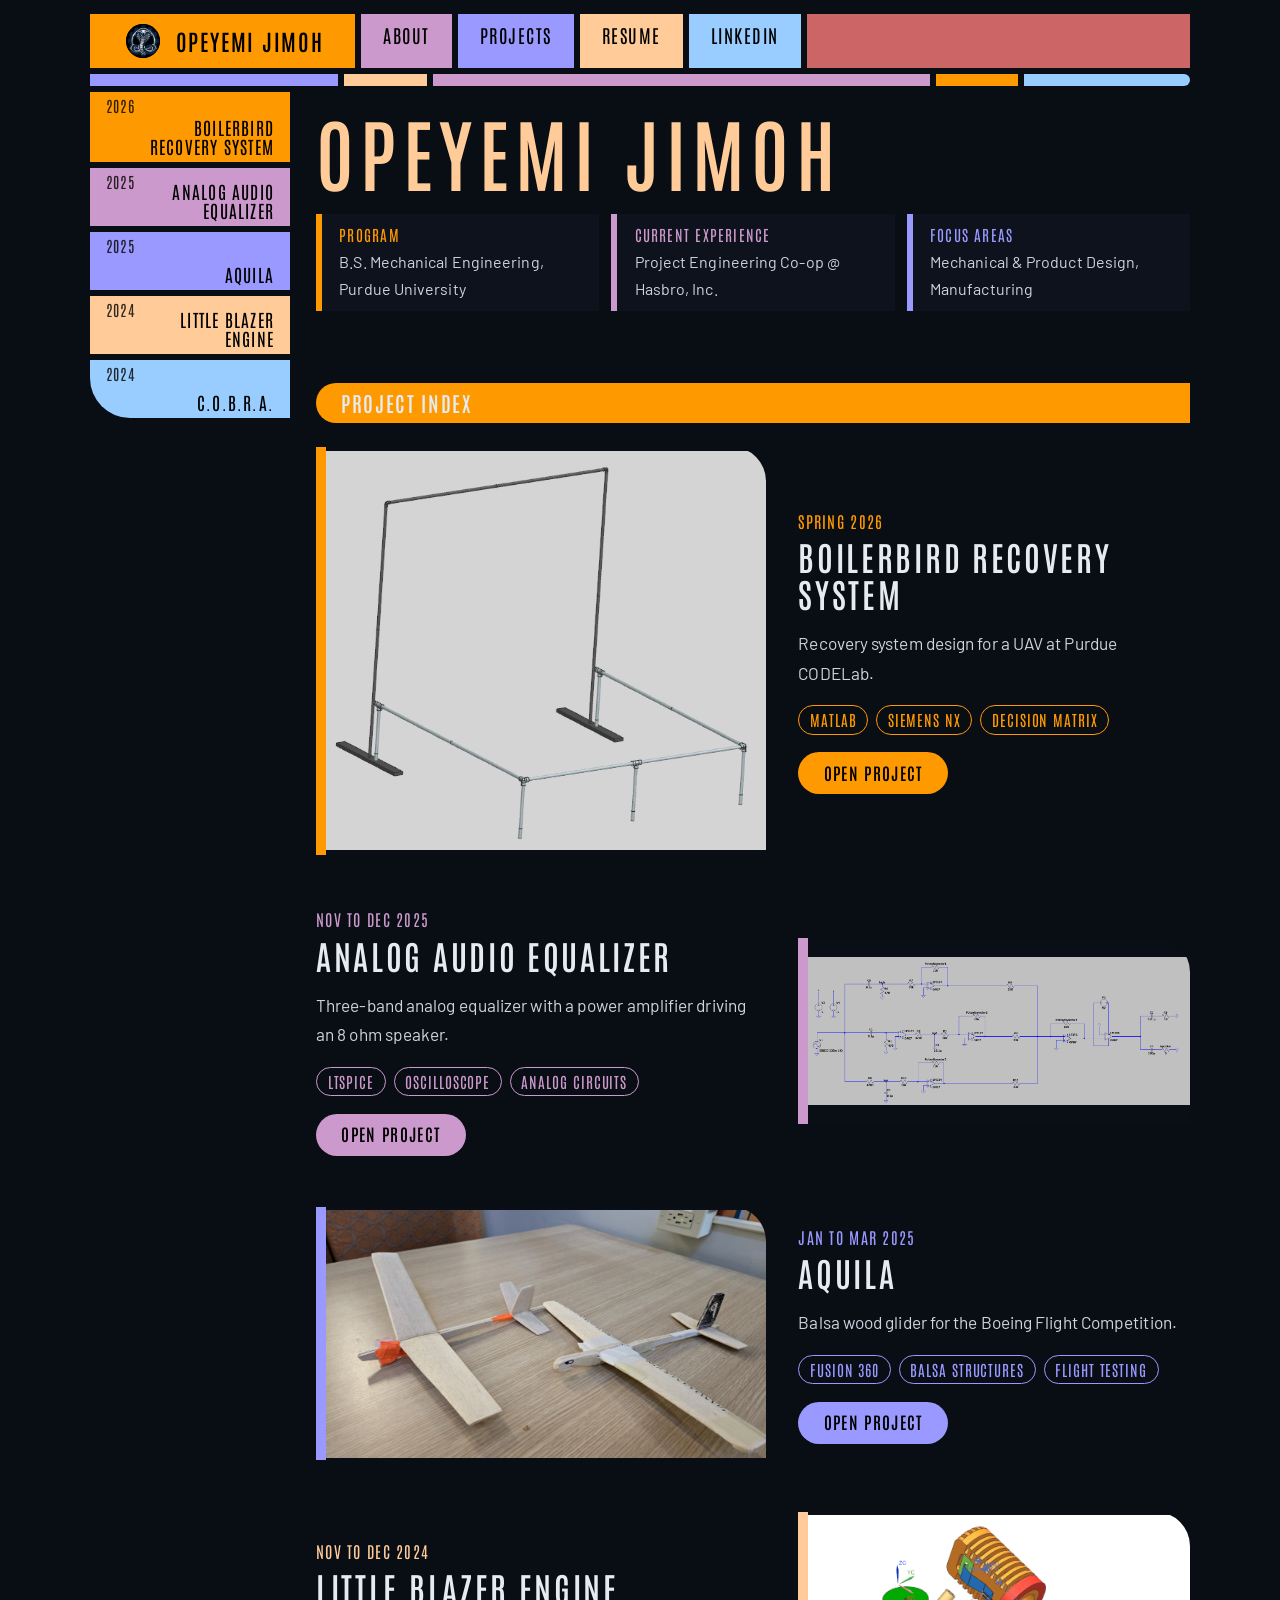
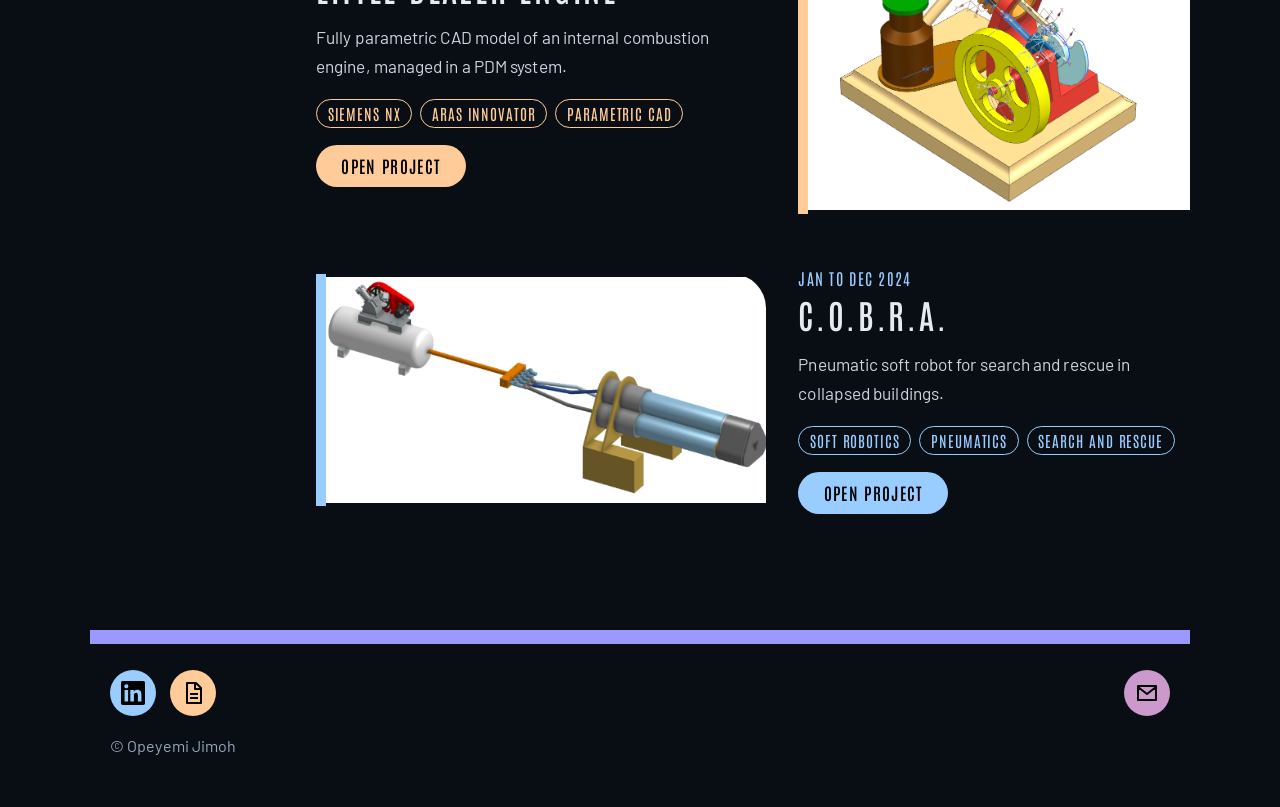
<file: index.html>
<!DOCTYPE html>
<html lang="en"><head><meta charset="utf-8"><meta name="viewport" content="width=device-width, initial-scale=1">
<link rel="icon" type="image/png" href="/images/favicon.png">
<link rel="apple-touch-icon" href="/images/favicon.png">
<title>Opeyemi Jimoh | Mechanical Engineering Portfolio</title><meta name="description" content="Portfolio of Opeyemi Jimoh, mechanical engineering student at Purdue University.">
<link rel="preconnect" href="https://fonts.googleapis.com"><link rel="preconnect" href="https://fonts.gstatic.com" crossorigin>
<link rel="stylesheet" href="https://fonts.googleapis.com/css2?family=Antonio:wght@400;500;600;700&family=Barlow:wght@400;600&display=swap">
<link rel="stylesheet" href="assets/css/lcars.css"></head><body>
<header class="bar"><a href="index.html" class="cap"><span class="mark">OJ<img src="images/logo.png" alt="" onerror="this.remove()"></span>Opeyemi Jimoh</a><a href="about.html">About</a><a href="index.html#projects">Projects</a><a href="resume.html">Resume</a><a href="https://www.linkedin.com/in/opeyemi-j" target="_blank" rel="noopener noreferrer">LinkedIn</a><span class="fill"></span></header>
<div class="seg"><i style="--c:var(--p);flex:3"></i><i style="--c:var(--pe);flex:1"></i><i style="--c:var(--l);flex:6"></i><i style="--c:var(--o);flex:1"></i><i style="--c:var(--b);flex:2"></i></div><div class="layout"><aside class="rail" id="rail"></aside><main class=""><section class="hero"><h1>Opeyemi Jimoh</h1><dl class="read"><div style="--c:var(--o)"><dt>Program</dt><dd>B.S. Mechanical Engineering, Purdue University</dd></div><div style="--c:var(--l)"><dt>Current Experience</dt><dd>Project Engineering Co-op @ Hasbro, Inc.</dd></div><div style="--c:var(--p)"><dt>Focus areas</dt><dd>Mechanical & Product Design, Manufacturing</dd></div></dl></section><div class="sec" id="projects"><h2>Project index</h2></div><div id="project-list"></div><noscript><p>Turn on JavaScript to see the project list, or use the links in the header.</p></noscript><script src="assets/js/projects.js"></script><script src="assets/js/home.js"></script></main></div>
<footer><div class="bar"><span class="fill"></span></div><div class="wrap foot"><div class="icons"><a class="ico" style="--c:var(--b)" href="https://www.linkedin.com/in/opeyemi-j" target="_blank" rel="noopener noreferrer" title="LinkedIn" aria-label="LinkedIn"><svg viewBox="0 0 24 24" aria-hidden="true"><path fill="currentColor" d="M20.447 20.452h-3.554v-5.569c0-1.328-.027-3.037-1.852-3.037-1.853 0-2.136 1.445-2.136 2.939v5.667H9.351V9h3.414v1.561h.046c.477-.9 1.637-1.85 3.37-1.85 3.601 0 4.267 2.37 4.267 5.455v6.286zM5.337 7.433a2.062 2.062 0 01-2.063-2.065 2.064 2.064 0 112.063 2.065zm1.782 13.019H3.555V9h3.564v11.452zM22.225 0H1.771C.792 0 0 .774 0 1.729v20.542C0 23.227.792 24 1.771 24h20.451C23.2 24 24 23.227 24 22.271V1.729C24 .774 23.2 0 22.222 0h.003z"/></svg></a><a class="ico" style="--c:var(--pe)" href="resume.html" title="Resume" aria-label="Resume"><svg viewBox="0 0 24 24" aria-hidden="true"><path fill="none" stroke="currentColor" stroke-width="2" stroke-linejoin="round" d="M6 2h9l5 5v15H6zM14 2v6h6M9 13h8M9 17h8"/></svg></a></div><a class="ico" style="--c:var(--l)" href="mailto:abdulrahman.jimoh@outlook.com" title="Email" aria-label="Email"><svg viewBox="0 0 24 24" aria-hidden="true"><path fill="none" stroke="currentColor" stroke-width="2" stroke-linejoin="round" d="M3 5h18v14H3zM3 6l9 7 9-7"/></svg></a></div><div class="wrap small">&copy; Opeyemi Jimoh</div></footer>
<script src="assets/js/zoom.js"></script><script src="assets/js/scroll.js"></script></body></html>
</file>
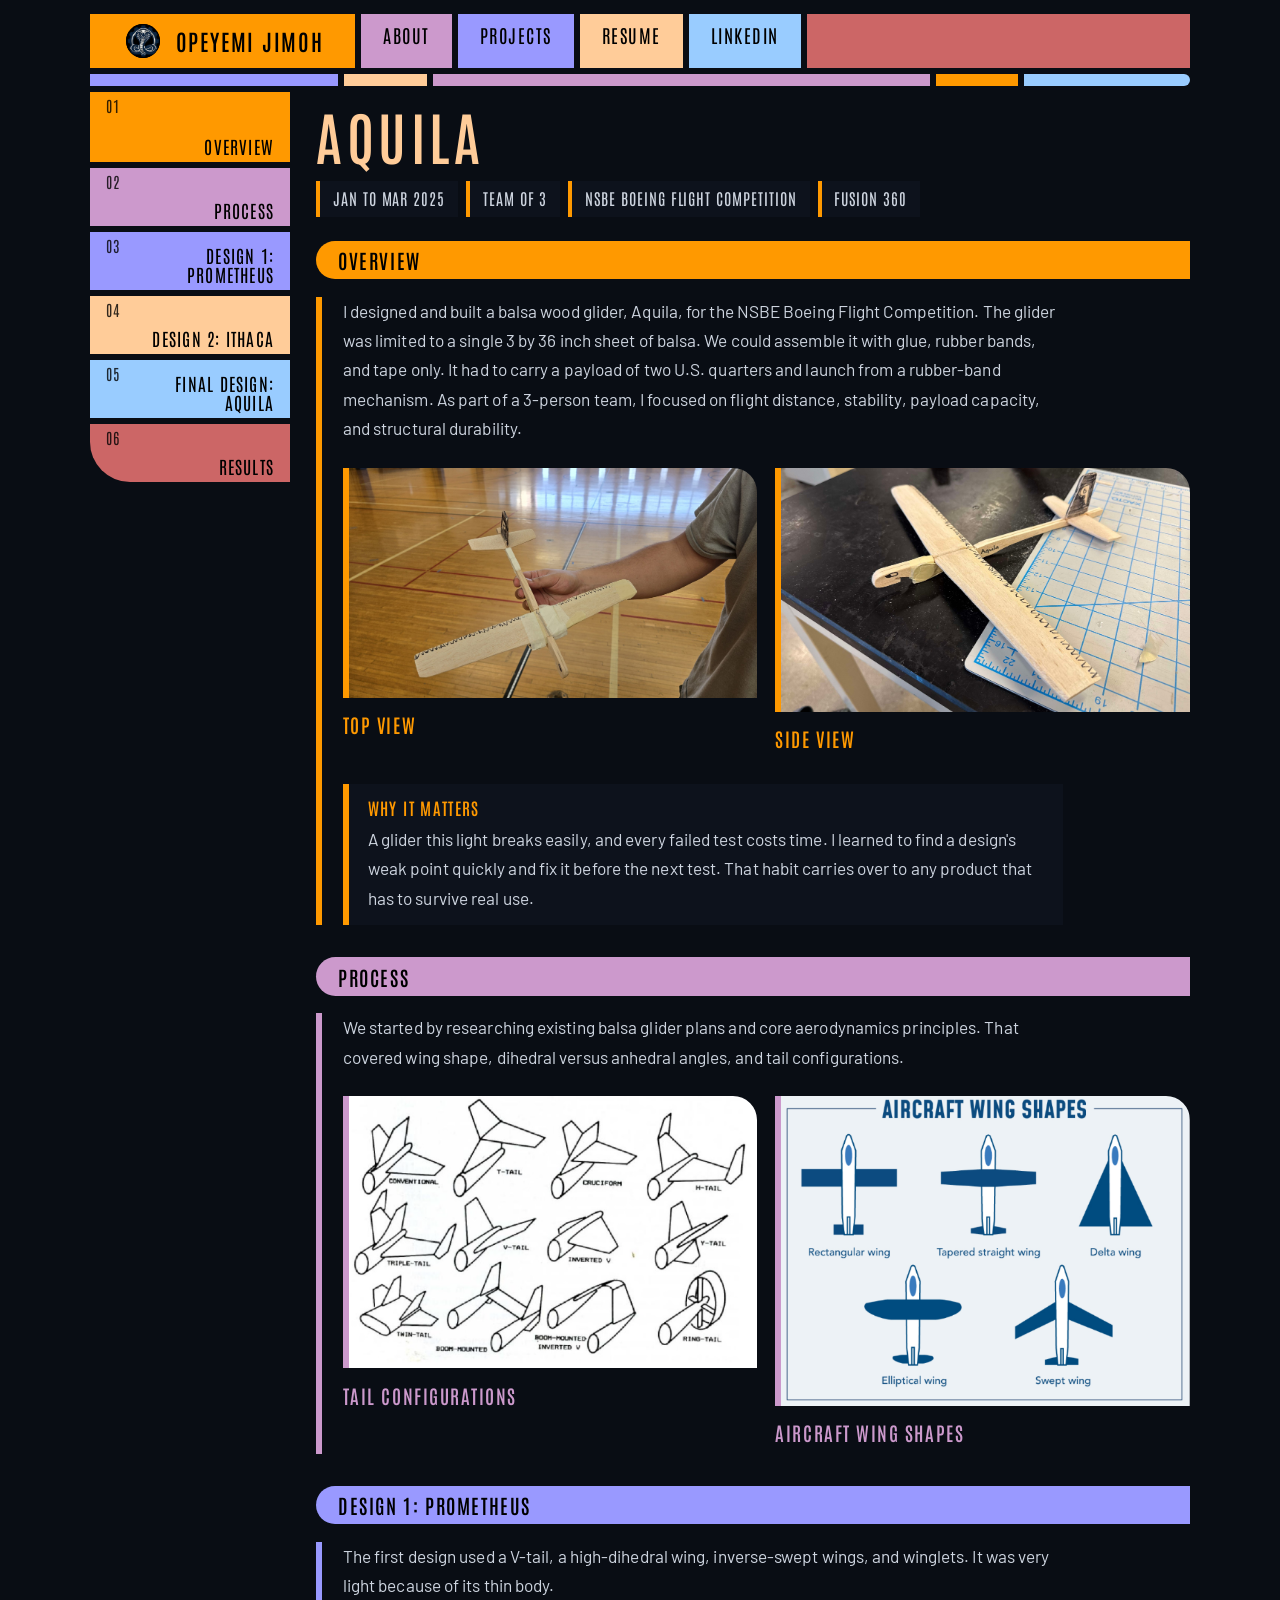
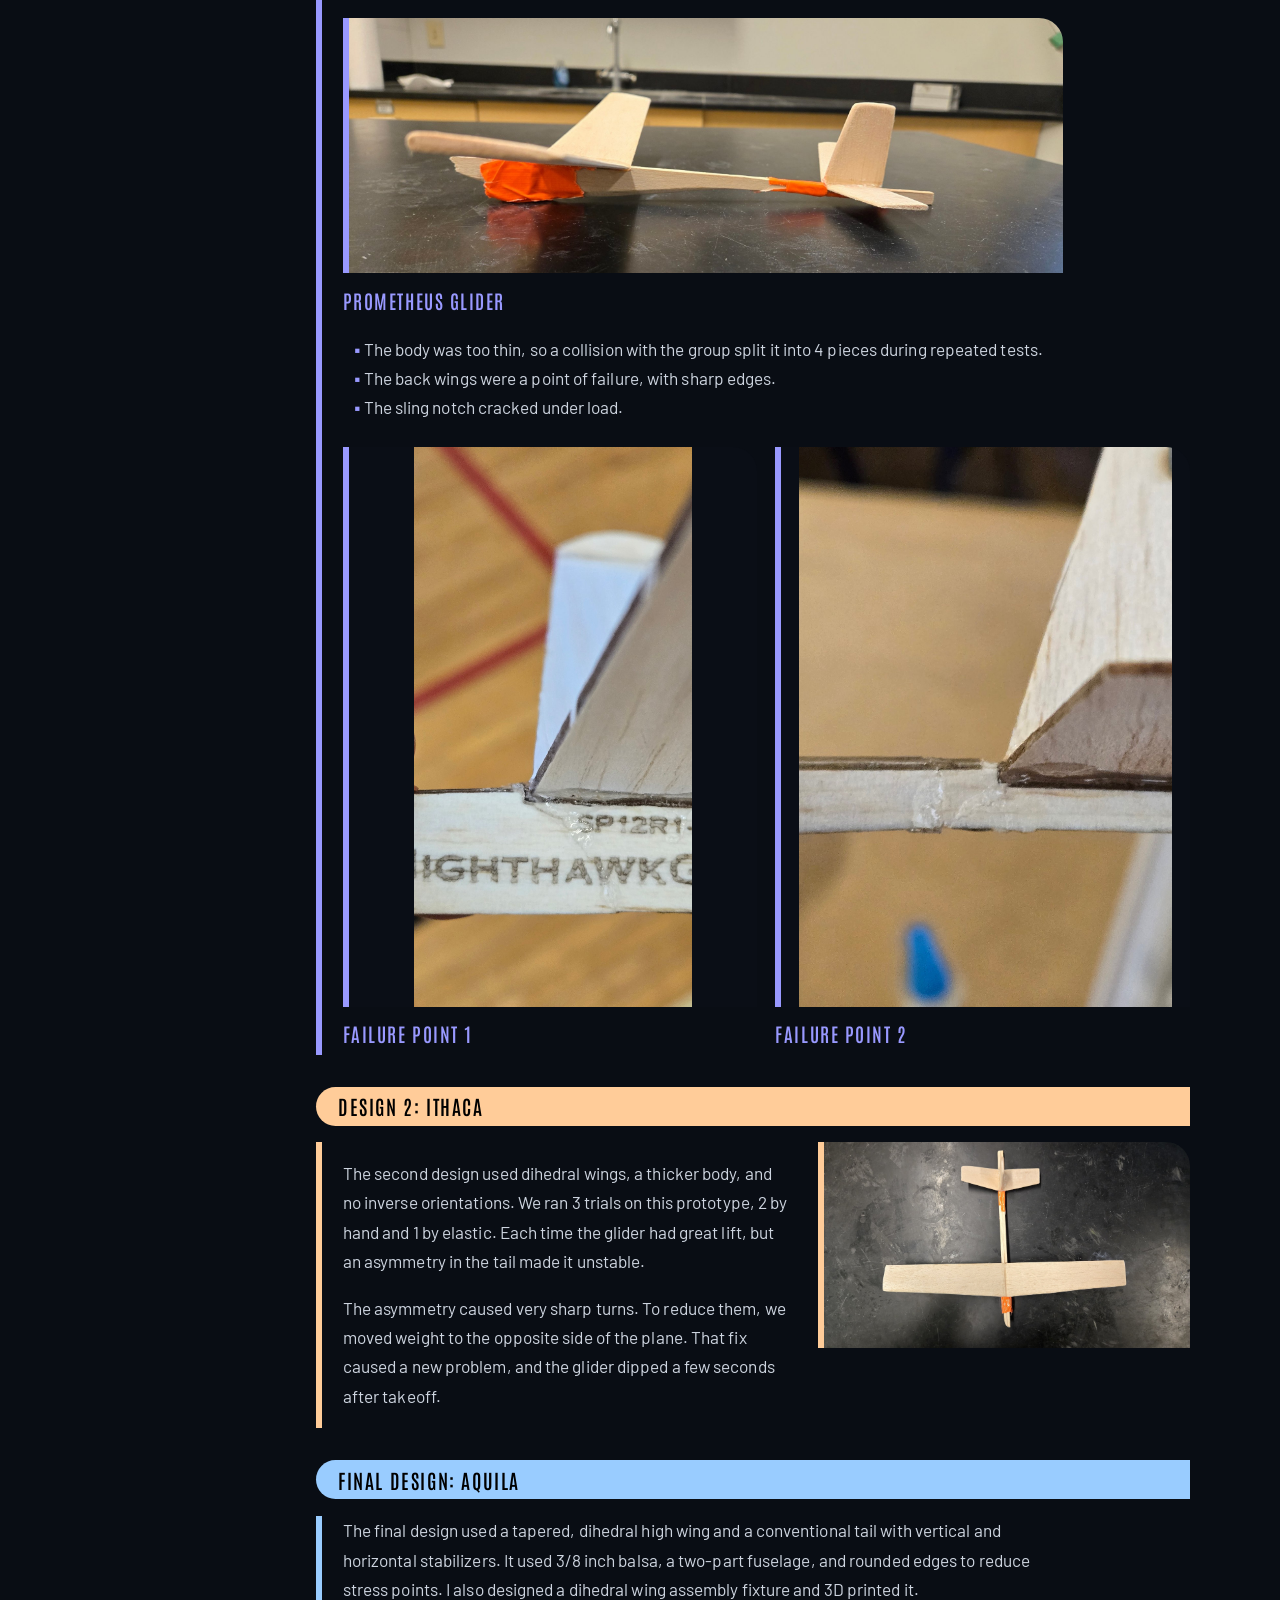
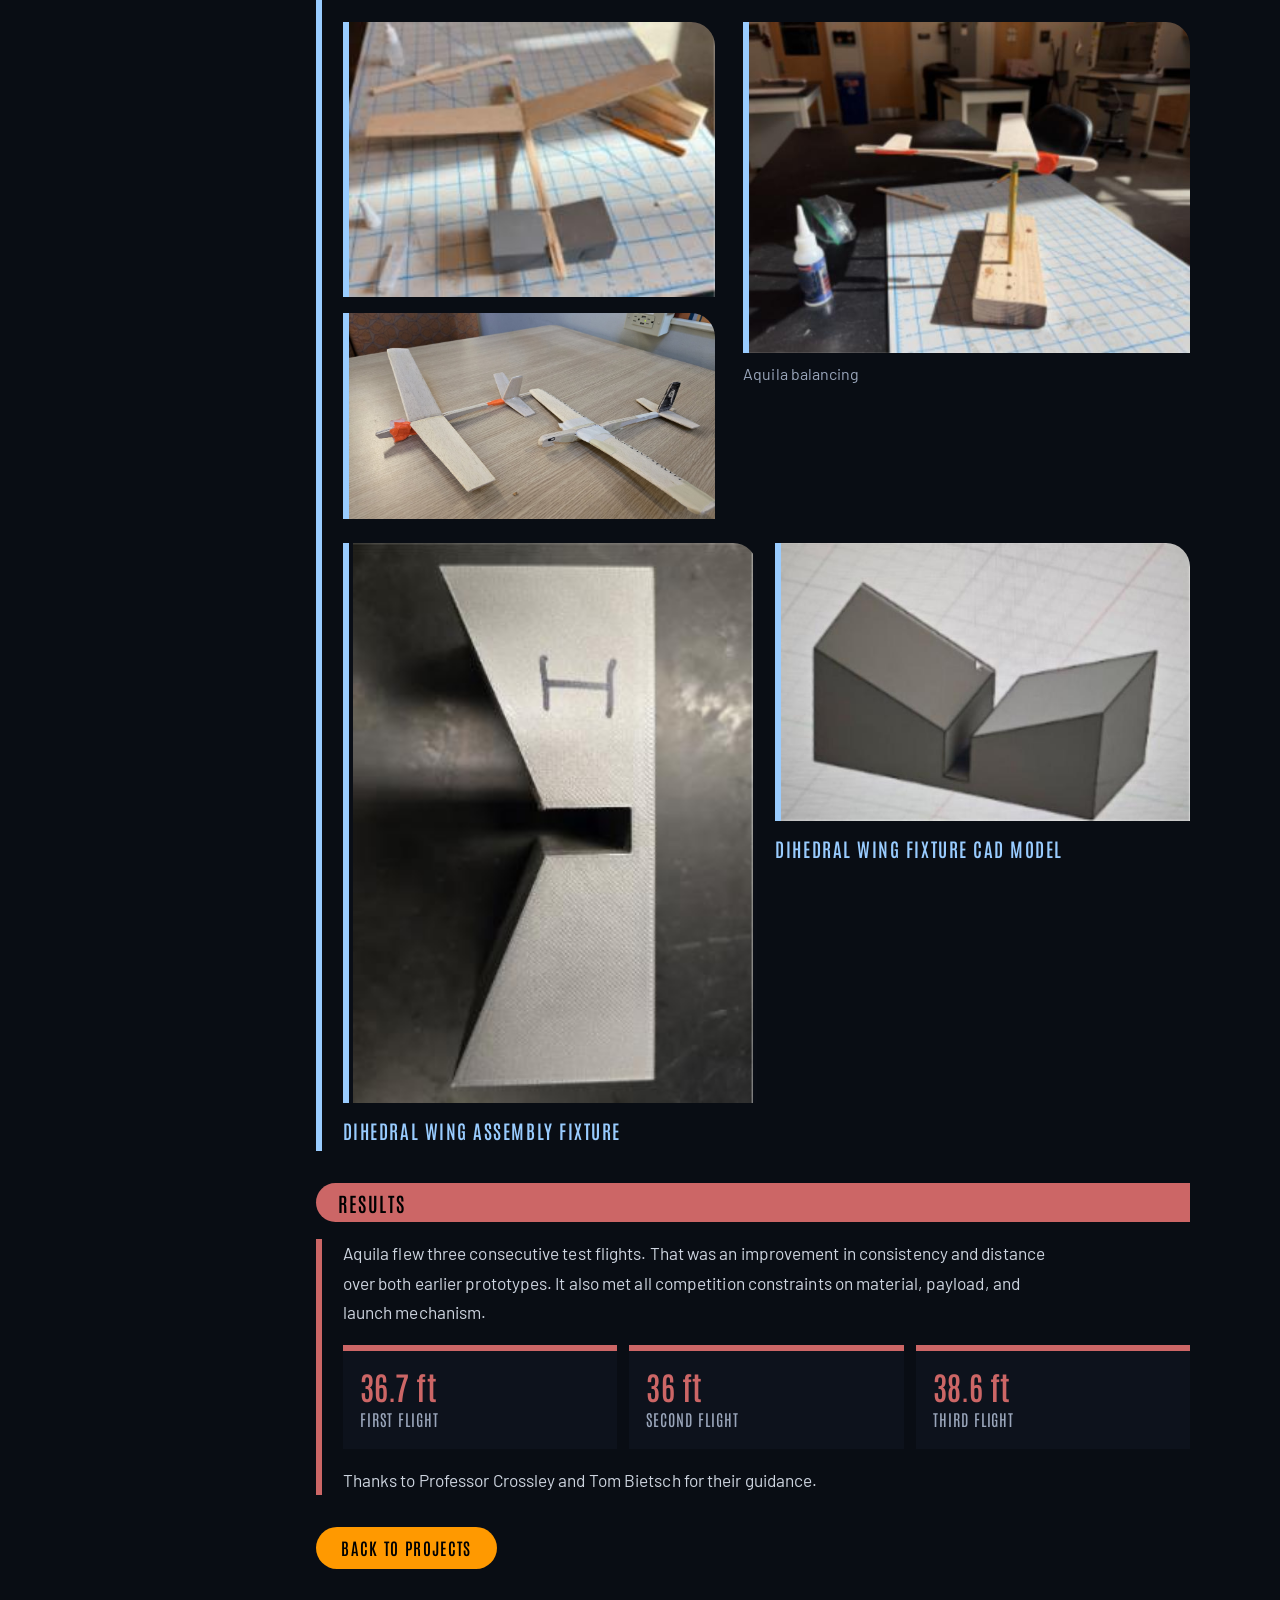
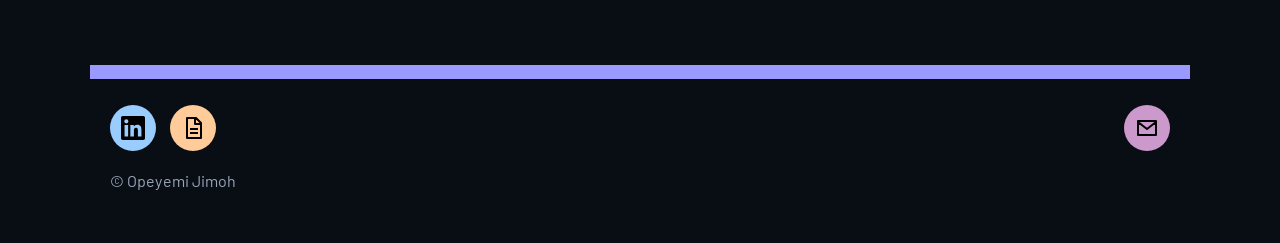
<file: aquila.html>
<!DOCTYPE html>
<html lang="en"><head><meta charset="utf-8"><meta name="viewport" content="width=device-width, initial-scale=1">
<link rel="icon" type="image/png" href="/images/favicon.png">
<link rel="apple-touch-icon" href="/images/favicon.png">
<title>Aquila</title><meta name="description" content="Portfolio of Opeyemi Jimoh, mechanical engineering student at Purdue University.">
<link rel="preconnect" href="https://fonts.googleapis.com"><link rel="preconnect" href="https://fonts.gstatic.com" crossorigin>
<link rel="stylesheet" href="https://fonts.googleapis.com/css2?family=Antonio:wght@400;500;600;700&family=Barlow:wght@400;600&display=swap">
<link rel="stylesheet" href="assets/css/lcars.css"></head><body>
<header class="bar"><a href="index.html" class="cap"><span class="mark">OJ<img src="images/logo.png" alt="" onerror="this.remove()"></span>Opeyemi Jimoh</a><a href="about.html">About</a><a href="index.html#projects">Projects</a><a href="resume.html">Resume</a><a href="https://www.linkedin.com/in/opeyemi-j" target="_blank" rel="noopener noreferrer">LinkedIn</a><span class="fill"></span></header>
<div class="seg"><i style="--c:var(--p);flex:3"></i><i style="--c:var(--pe);flex:1"></i><i style="--c:var(--l);flex:6"></i><i style="--c:var(--o);flex:1"></i><i style="--c:var(--b);flex:2"></i></div><div class="layout"><aside class="rail"><a href="#overview" style="--c:var(--o)"><span>01</span>Overview</a><a href="#process" style="--c:var(--l)"><span>02</span>Process</a><a href="#design-1-prometheus" style="--c:var(--p)"><span>03</span>Design 1: Prometheus</a><a href="#design-2-ithaca" style="--c:var(--pe)"><span>04</span>Design 2: Ithaca</a><a href="#final-design-aquila" style="--c:var(--b)"><span>05</span>Final design: Aquila</a><a href="#results" style="--c:var(--r)"><span>06</span>Results</a></aside><main class="page"><h1>Aquila</h1><ul class="facts"><li>Jan to Mar 2025</li><li>Team of 3</li><li>NSBE Boeing Flight Competition</li><li>Fusion 360</li></ul><section class="panel" style="--c:var(--o)" id="overview"><h2>Overview</h2><div class="pb"><p>I designed and built a balsa wood glider, Aquila, for the NSBE Boeing Flight Competition. The glider was limited to a single 3 by 36 inch sheet of balsa. We could assemble it with glue, rubber bands, and tape only. It had to carry a payload of two U.S. quarters and launch from a rubber-band mechanism. As part of a 3-person team, I focused on flight distance, stability, payload capacity, and structural durability.</p>
<div class="trio"><div class="card"><figure class="image slot" style="--ar:4/3"><span class="ph">images/aquila-top.jpg</span><img src="images/aquila-top.jpg" alt="Top view" onerror="this.remove()"></figure><h3>Top view</h3></div><div class="card"><figure class="image slot" style="--ar:4/3"><span class="ph">images/aquila-side.jpg</span><img src="images/aquila-side.jpg" alt="Side view" onerror="this.remove()"></figure><h3>Side view</h3></div></div>
<div class="why"><h3>Why it matters</h3><p>A glider this light breaks easily, and every failed test costs time. I learned to find a design's weak point quickly and fix it before the next test. That habit carries over to any product that has to survive real use.</p></div></div></section>
<section class="panel" style="--c:var(--l)" id="process"><h2>Process</h2><div class="pb"><p>We started by researching existing balsa glider plans and core aerodynamics principles. That covered wing shape, dihedral versus anhedral angles, and tail configurations.</p>
<div class="trio"><div class="card"><figure class="image slot" style="--ar:4/3"><span class="ph">images/ref-tails.png</span><img src="images/ref-tails.png" alt="Tail configurations" onerror="this.remove()"></figure><h3>Tail configurations</h3></div><div class="card"><figure class="image slot" style="--ar:4/3"><span class="ph">images/ref-wings.png</span><img src="images/ref-wings.png" alt="Aircraft wing shapes" onerror="this.remove()"></figure><h3>Aircraft wing shapes</h3></div></div>
</div></section>
<section class="panel" style="--c:var(--p)" id="design-1-prometheus"><h2>Design 1: Prometheus</h2><div class="pb"><p>The first design used a V-tail, a high-dihedral wing, inverse-swept wings, and winglets. It was very light because of its thin body.</p><div class="card"><figure class="image slot" style="--ar:16/6"><span class="ph">images/prometheus-concepts.jpg</span><img src="images/prometheus-concepts.jpg" alt="Prometheus glider" onerror="this.remove()"></figure><h3>Prometheus glider</h3></div>
<ul><li>The body was too thin, so a collision with the group split it into 4 pieces during repeated tests.</li><li>The back wings were a point of failure, with sharp edges.</li><li>The sling notch cracked under load.</li></ul>
<div class="trio"><div class="card"><figure class="image slot" style="--ar:4/3"><span class="ph">images/prometheus-fail-1.jpg</span><img src="images/prometheus-fail-1.jpg" alt="Failure point 1" onerror="this.remove()"></figure><h3>Failure point 1</h3></div><div class="card"><figure class="image slot" style="--ar:4/3"><span class="ph">images/prometheus-fail-2.jpg</span><img src="images/prometheus-fail-2.jpg" alt="Failure point 2" onerror="this.remove()"></figure><h3>Failure point 2</h3></div></div>
</div></section>
<section class="panel" style="--c:var(--pe)" id="design-2-ithaca"><h2>Design 2: Ithaca</h2><div class="pb"><div class="split"><div><p>The second design used dihedral wings, a thicker body, and no inverse orientations. We ran 3 trials on this prototype, 2 by hand and 1 by elastic. Each time the glider had great lift, but an asymmetry in the tail made it unstable.</p><p>The asymmetry caused very sharp turns. To reduce them, we moved weight to the opposite side of the plane. That fix caused a new problem, and the glider dipped a few seconds after takeoff.</p></div><figure class="image slot" style="--ar:4/3"><span class="ph">images/ithaca-tail.jpg</span><img src="images/ithaca-tail.jpg" alt="Tail asymmetry on Ithaca" onerror="this.remove()"></figure></div>
</div></section>
<section class="panel" style="--c:var(--b)" id="final-design-aquila"><h2>Final design: Aquila</h2><div class="pb"><p>The final design used a tapered, dihedral high wing and a conventional tail with vertical and horizontal stabilizers. It used 3/8 inch balsa, a two-part fuselage, and rounded edges to reduce stress points. I also designed a dihedral wing assembly fixture and 3D printed it.</p>
<div class="split rev"><div class="stack"><figure class="image slot" style="--ar:4/3"><span class="ph">images/aquila-build-1.jpg</span><img src="images/aquila-build-1.jpg" alt="Aquila during assembly" onerror="this.remove()"></figure><figure class="image slot" style="--ar:4/3"><span class="ph">images/aquila-both.jpg</span><img src="images/aquila-both.jpg" alt="Aquila on the build fixture" onerror="this.remove()"></figure></div><div><figure class="image slot" style="--ar:4/3"><span class="ph">images/aquila-balancing.jpg</span><img src="images/aquila-balancing.jpg" alt="Aquila balancing" onerror="this.remove()"></figure><p class="cap2">Aquila balancing</p></div></div>
<div class="trio"><div class="card"><figure class="image slot" style="--ar:3/4"><span class="ph">images/fixture-photo.jpg</span><img src="images/fixture-photo.jpg" alt="Dihedral wing assembly fixture" onerror="this.remove()"></figure><h3>Dihedral wing assembly fixture</h3></div><div class="card"><figure class="image slot" style="--ar:4/3"><span class="ph">images/fixture-cad.jpg</span><img src="images/fixture-cad.jpg" alt="Dihedral wing fixture CAD model" onerror="this.remove()"></figure><h3>Dihedral wing fixture CAD model</h3></div></div>
</div></section>
<section class="panel" style="--c:var(--r)" id="results"><h2>Results</h2><div class="pb"><p>Aquila flew three consecutive test flights. That was an improvement in consistency and distance over both earlier prototypes. It also met all competition constraints on material, payload, and launch mechanism.</p>
<div class="metrics"><div><b>36.7 ft</b><span>first flight</span></div><div><b>36 ft</b><span>second flight</span></div><div><b>38.6 ft</b><span>third flight</span></div></div><p>Thanks to Professor Crossley and Tom Bietsch for their guidance.</p></div></section>
<ul class="actions"><li><a class="btn" href="index.html#projects">Back to projects</a></li></ul></main></div>
<footer><div class="bar"><span class="fill"></span></div><div class="wrap foot"><div class="icons"><a class="ico" style="--c:var(--b)" href="https://www.linkedin.com/in/opeyemi-j" target="_blank" rel="noopener noreferrer" title="LinkedIn" aria-label="LinkedIn"><svg viewBox="0 0 24 24" aria-hidden="true"><path fill="currentColor" d="M20.447 20.452h-3.554v-5.569c0-1.328-.027-3.037-1.852-3.037-1.853 0-2.136 1.445-2.136 2.939v5.667H9.351V9h3.414v1.561h.046c.477-.9 1.637-1.85 3.37-1.85 3.601 0 4.267 2.37 4.267 5.455v6.286zM5.337 7.433a2.062 2.062 0 01-2.063-2.065 2.064 2.064 0 112.063 2.065zm1.782 13.019H3.555V9h3.564v11.452zM22.225 0H1.771C.792 0 0 .774 0 1.729v20.542C0 23.227.792 24 1.771 24h20.451C23.2 24 24 23.227 24 22.271V1.729C24 .774 23.2 0 22.222 0h.003z"/></svg></a><a class="ico" style="--c:var(--pe)" href="resume.html" title="Resume" aria-label="Resume"><svg viewBox="0 0 24 24" aria-hidden="true"><path fill="none" stroke="currentColor" stroke-width="2" stroke-linejoin="round" d="M6 2h9l5 5v15H6zM14 2v6h6M9 13h8M9 17h8"/></svg></a></div><a class="ico" style="--c:var(--l)" href="mailto:abdulrahman.jimoh@outlook.com" title="Email" aria-label="Email"><svg viewBox="0 0 24 24" aria-hidden="true"><path fill="none" stroke="currentColor" stroke-width="2" stroke-linejoin="round" d="M3 5h18v14H3zM3 6l9 7 9-7"/></svg></a></div><div class="wrap small">&copy; Opeyemi Jimoh</div></footer>
<script src="assets/js/zoom.js"></script><script src="assets/js/scroll.js"></script></body></html>
</file>
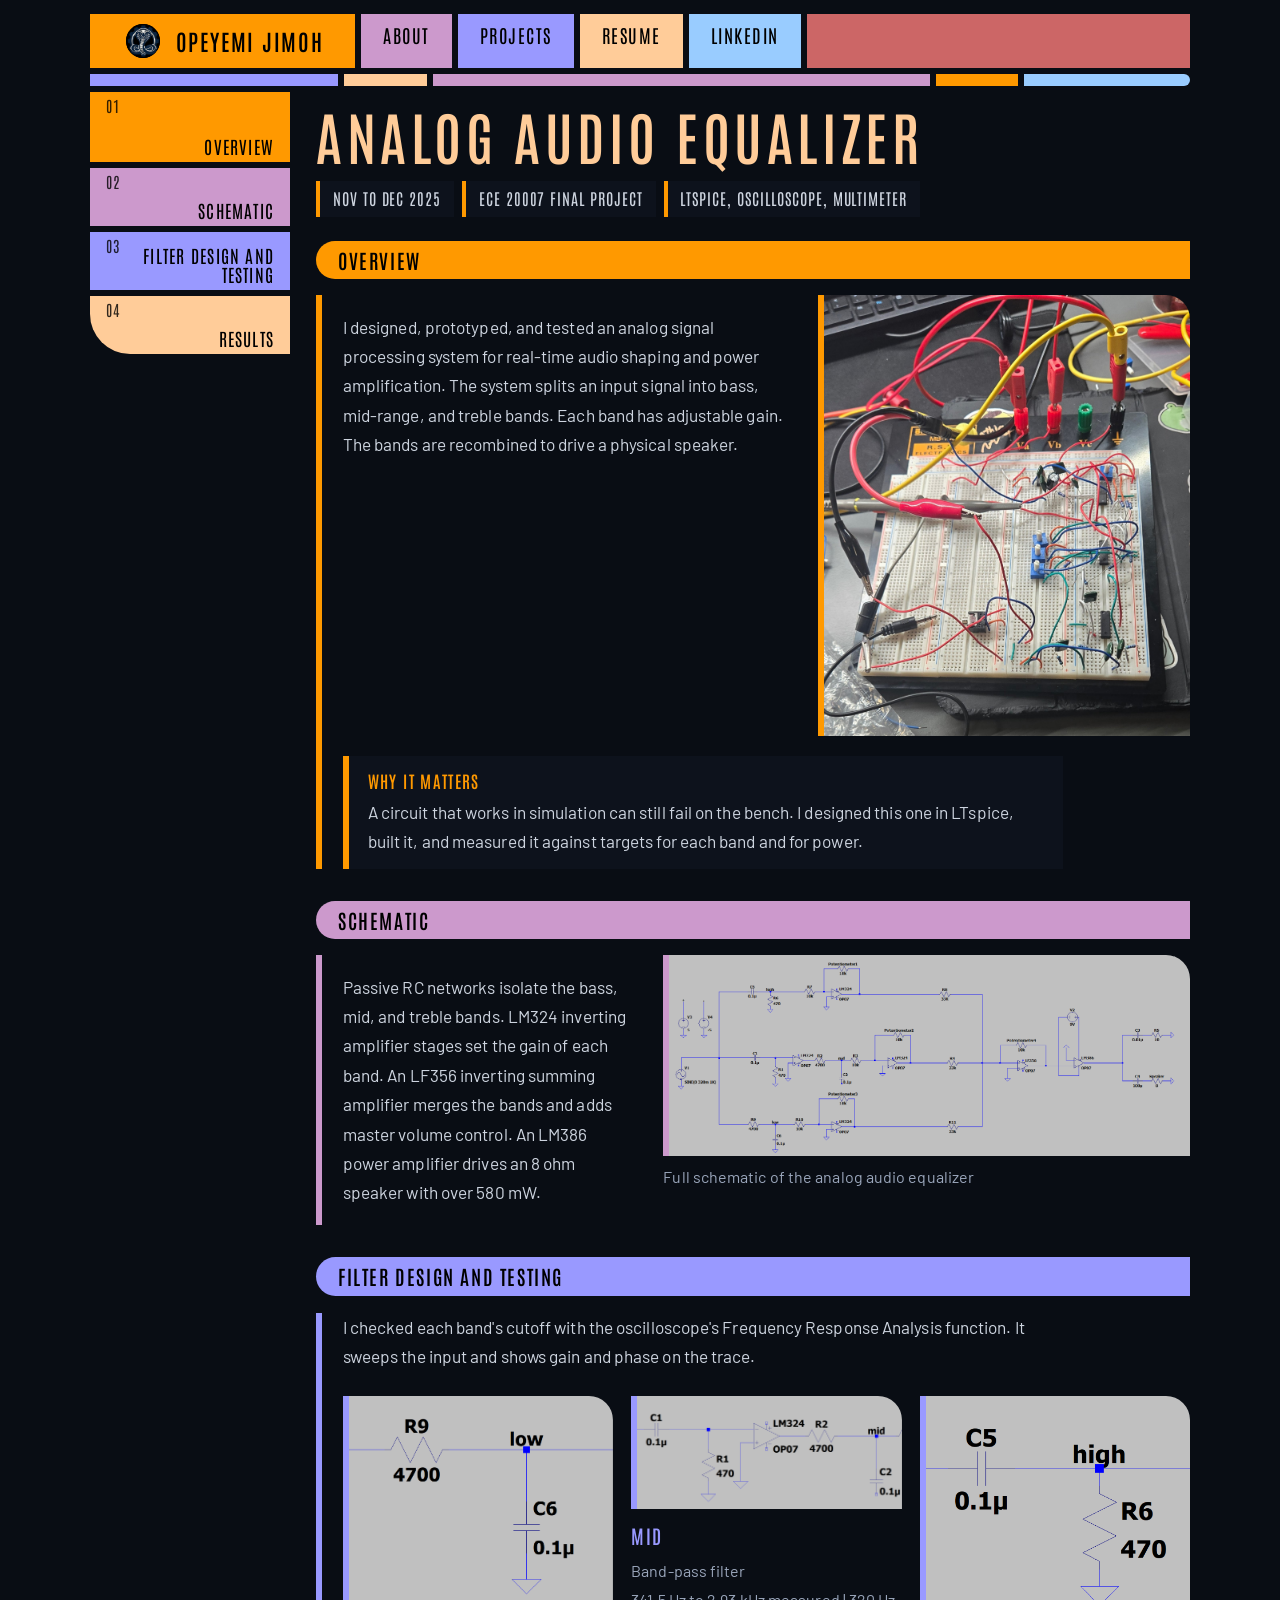
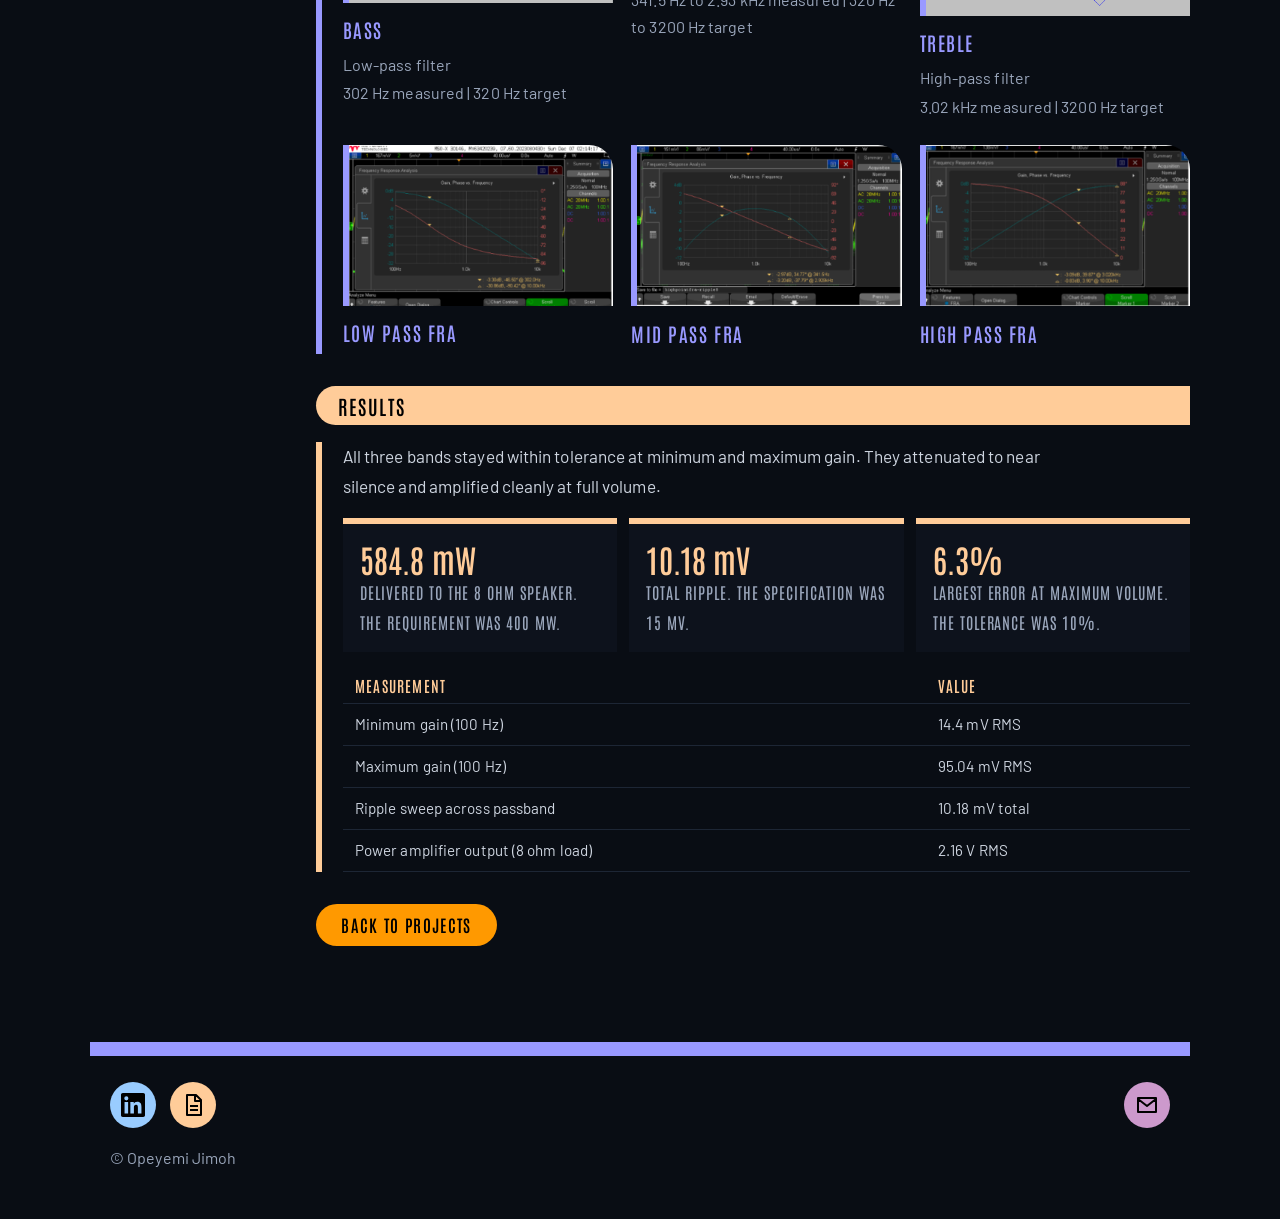
<file: audio-equalizer.html>
<!DOCTYPE html>
<html lang="en"><head><meta charset="utf-8"><meta name="viewport" content="width=device-width, initial-scale=1">
<link rel="icon" type="image/png" href="/images/favicon.png">
<link rel="apple-touch-icon" href="/images/favicon.png">
<title>Analog audio equalizer</title><meta name="description" content="Portfolio of Opeyemi Jimoh, mechanical engineering student at Purdue University.">
<link rel="preconnect" href="https://fonts.googleapis.com"><link rel="preconnect" href="https://fonts.gstatic.com" crossorigin>
<link rel="stylesheet" href="https://fonts.googleapis.com/css2?family=Antonio:wght@400;500;600;700&family=Barlow:wght@400;600&display=swap">
<link rel="stylesheet" href="assets/css/lcars.css"></head><body>
<header class="bar"><a href="index.html" class="cap"><span class="mark">OJ<img src="images/logo.png" alt="" onerror="this.remove()"></span>Opeyemi Jimoh</a><a href="about.html">About</a><a href="index.html#projects">Projects</a><a href="resume.html">Resume</a><a href="https://www.linkedin.com/in/opeyemi-j" target="_blank" rel="noopener noreferrer">LinkedIn</a><span class="fill"></span></header>
<div class="seg"><i style="--c:var(--p);flex:3"></i><i style="--c:var(--pe);flex:1"></i><i style="--c:var(--l);flex:6"></i><i style="--c:var(--o);flex:1"></i><i style="--c:var(--b);flex:2"></i></div><div class="layout"><aside class="rail"><a href="#overview" style="--c:var(--o)"><span>01</span>Overview</a><a href="#schematic" style="--c:var(--l)"><span>02</span>Schematic</a><a href="#filter-design-and-testing" style="--c:var(--p)"><span>03</span>Filter design and testing</a><a href="#results" style="--c:var(--pe)"><span>04</span>Results</a></aside><main class="page"><h1>Analog audio equalizer</h1><ul class="facts"><li>Nov to Dec 2025</li><li>ECE 20007 Final Project</li><li>LTspice, oscilloscope, multimeter</li></ul>
<section class="panel" style="--c:var(--o)" id="overview"><h2>Overview</h2><div class="pb"><div class="split"><div><p>I designed, prototyped, and tested an analog signal processing system for real-time audio shaping and power amplification. The system splits an input signal into bass, mid-range, and treble bands. Each band has adjustable gain. The bands are recombined to drive a physical speaker.</p></div><figure class="image slot" style="--ar:5/6"><span class="ph">images/audio-equalizer.jpg</span><img src="images/audio-equalizer.jpg" alt="Breadboard prototype of the equalizer" onerror="this.remove()"></figure></div>
<div class="why"><h3>Why it matters</h3><p>A circuit that works in simulation can still fail on the bench. I designed this one in LTspice, built it, and measured it against targets for each band and for power.</p></div></div></section>
<section class="panel" style="--c:var(--l)" id="schematic"><h2>Schematic</h2><div class="pb"><div class="split wide"><div><p>Passive RC networks isolate the bass, mid, and treble bands. LM324 inverting amplifier stages set the gain of each band. An LF356 inverting summing amplifier merges the bands and adds master volume control. An LM386 power amplifier drives an 8 ohm speaker with over 580 mW.</p></div><div><figure class="image slot" style="--ar:2.7/1"><span class="ph">images/equalizer-schematic.png</span><img src="images/equalizer-schematic.png" alt="Full schematic of the analog audio equalizer" onerror="this.remove()"></figure><p class="cap2">Full schematic of the analog audio equalizer</p></div></div>
</div></section>
<section class="panel" style="--c:var(--p)" id="filter-design-and-testing"><h2>Filter design and testing</h2><div class="pb"><p>I checked each band's cutoff with the oscilloscope's Frequency Response Analysis function. It sweeps the input and shows gain and phase on the trace.</p>
<div class="trio"><div class="card"><figure class="image slot" style="--ar:1/1"><span class="ph">images/filter-bass.png</span><img src="images/filter-bass.png" alt="Bass" onerror="this.remove()"></figure><h3>Bass</h3><p>Low-pass filter</p><p>302 Hz measured | 320 Hz target</p></div><div class="card"><figure class="image slot" style="--ar:1/1"><span class="ph">images/filter-mid.png</span><img src="images/filter-mid.png" alt="Mid" onerror="this.remove()"></figure><h3>Mid</h3><p>Band-pass filter</p><p>341.5 Hz to 2.93 kHz measured | 320 Hz to 3200 Hz target</p></div><div class="card"><figure class="image slot" style="--ar:1/1"><span class="ph">images/filter-treble.png</span><img src="images/filter-treble.png" alt="Treble" onerror="this.remove()"></figure><h3>Treble</h3><p>High-pass filter</p><p>3.02 kHz measured | 3200 Hz target</p></div></div>
<div class="trio"><div class="card"><figure class="image slot" style="--ar:16/9"><span class="ph">images/fra-low.png</span><img src="images/fra-low.png" alt="Low pass FRA" onerror="this.remove()"></figure><h3>Low pass FRA</h3></div><div class="card"><figure class="image slot" style="--ar:16/9"><span class="ph">images/fra-mid.png</span><img src="images/fra-mid.png" alt="Mid pass FRA" onerror="this.remove()"></figure><h3>Mid pass FRA</h3></div><div class="card"><figure class="image slot" style="--ar:16/9"><span class="ph">images/fra-high.png</span><img src="images/fra-high.png" alt="High pass FRA" onerror="this.remove()"></figure><h3>High pass FRA</h3></div></div>
</div></section>
<section class="panel" style="--c:var(--pe)" id="results"><h2>Results</h2><div class="pb"><p>All three bands stayed within tolerance at minimum and maximum gain. They attenuated to near silence and amplified cleanly at full volume.</p>
<div class="metrics"><div><b>584.8 mW</b><span>delivered to the 8 ohm speaker. The requirement was 400 mW.</span></div><div><b>10.18 mV</b><span>total ripple. The specification was 15 mV.</span></div><div><b>6.3%</b><span>largest error at maximum volume. The tolerance was 10%.</span></div></div>
<table><tr><th>MEASUREMENT</th><th>VALUE</th></tr><tr><td>Minimum gain (100 Hz)</td><td>14.4 mV RMS</td></tr><tr><td>Maximum gain (100 Hz)</td><td>95.04 mV RMS</td></tr><tr><td>Ripple sweep across passband</td><td>10.18 mV total</td></tr><tr><td>Power amplifier output (8 ohm load)</td><td>2.16 V RMS</td></tr></table></div></section>
<ul class="actions"><li><a class="btn" href="index.html#projects">Back to projects</a></li></ul></main></div>
<footer><div class="bar"><span class="fill"></span></div><div class="wrap foot"><div class="icons"><a class="ico" style="--c:var(--b)" href="https://www.linkedin.com/in/opeyemi-j" target="_blank" rel="noopener noreferrer" title="LinkedIn" aria-label="LinkedIn"><svg viewBox="0 0 24 24" aria-hidden="true"><path fill="currentColor" d="M20.447 20.452h-3.554v-5.569c0-1.328-.027-3.037-1.852-3.037-1.853 0-2.136 1.445-2.136 2.939v5.667H9.351V9h3.414v1.561h.046c.477-.9 1.637-1.85 3.37-1.85 3.601 0 4.267 2.37 4.267 5.455v6.286zM5.337 7.433a2.062 2.062 0 01-2.063-2.065 2.064 2.064 0 112.063 2.065zm1.782 13.019H3.555V9h3.564v11.452zM22.225 0H1.771C.792 0 0 .774 0 1.729v20.542C0 23.227.792 24 1.771 24h20.451C23.2 24 24 23.227 24 22.271V1.729C24 .774 23.2 0 22.222 0h.003z"/></svg></a><a class="ico" style="--c:var(--pe)" href="resume.html" title="Resume" aria-label="Resume"><svg viewBox="0 0 24 24" aria-hidden="true"><path fill="none" stroke="currentColor" stroke-width="2" stroke-linejoin="round" d="M6 2h9l5 5v15H6zM14 2v6h6M9 13h8M9 17h8"/></svg></a></div><a class="ico" style="--c:var(--l)" href="mailto:abdulrahman.jimoh@outlook.com" title="Email" aria-label="Email"><svg viewBox="0 0 24 24" aria-hidden="true"><path fill="none" stroke="currentColor" stroke-width="2" stroke-linejoin="round" d="M3 5h18v14H3zM3 6l9 7 9-7"/></svg></a></div><div class="wrap small">&copy; Opeyemi Jimoh</div></footer>
<script src="assets/js/zoom.js"></script><script src="assets/js/scroll.js"></script></body></html>
</file>
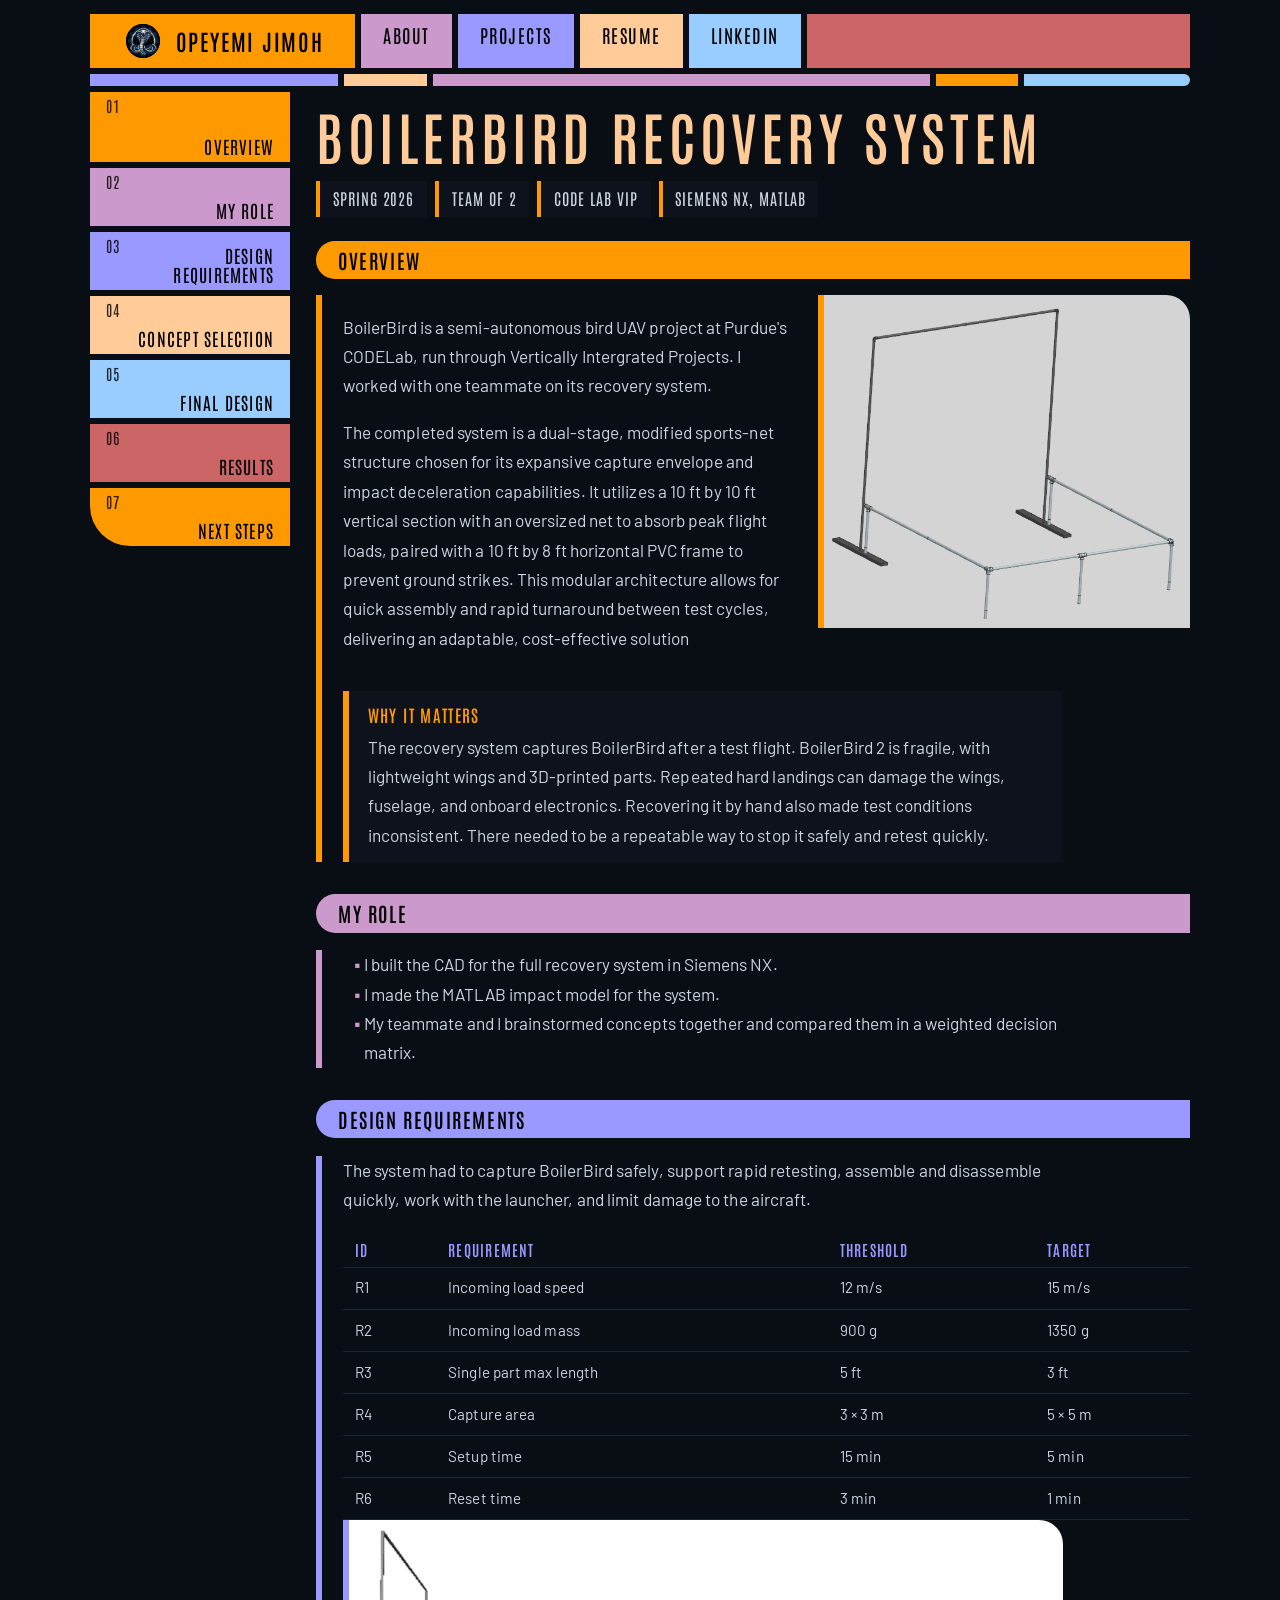
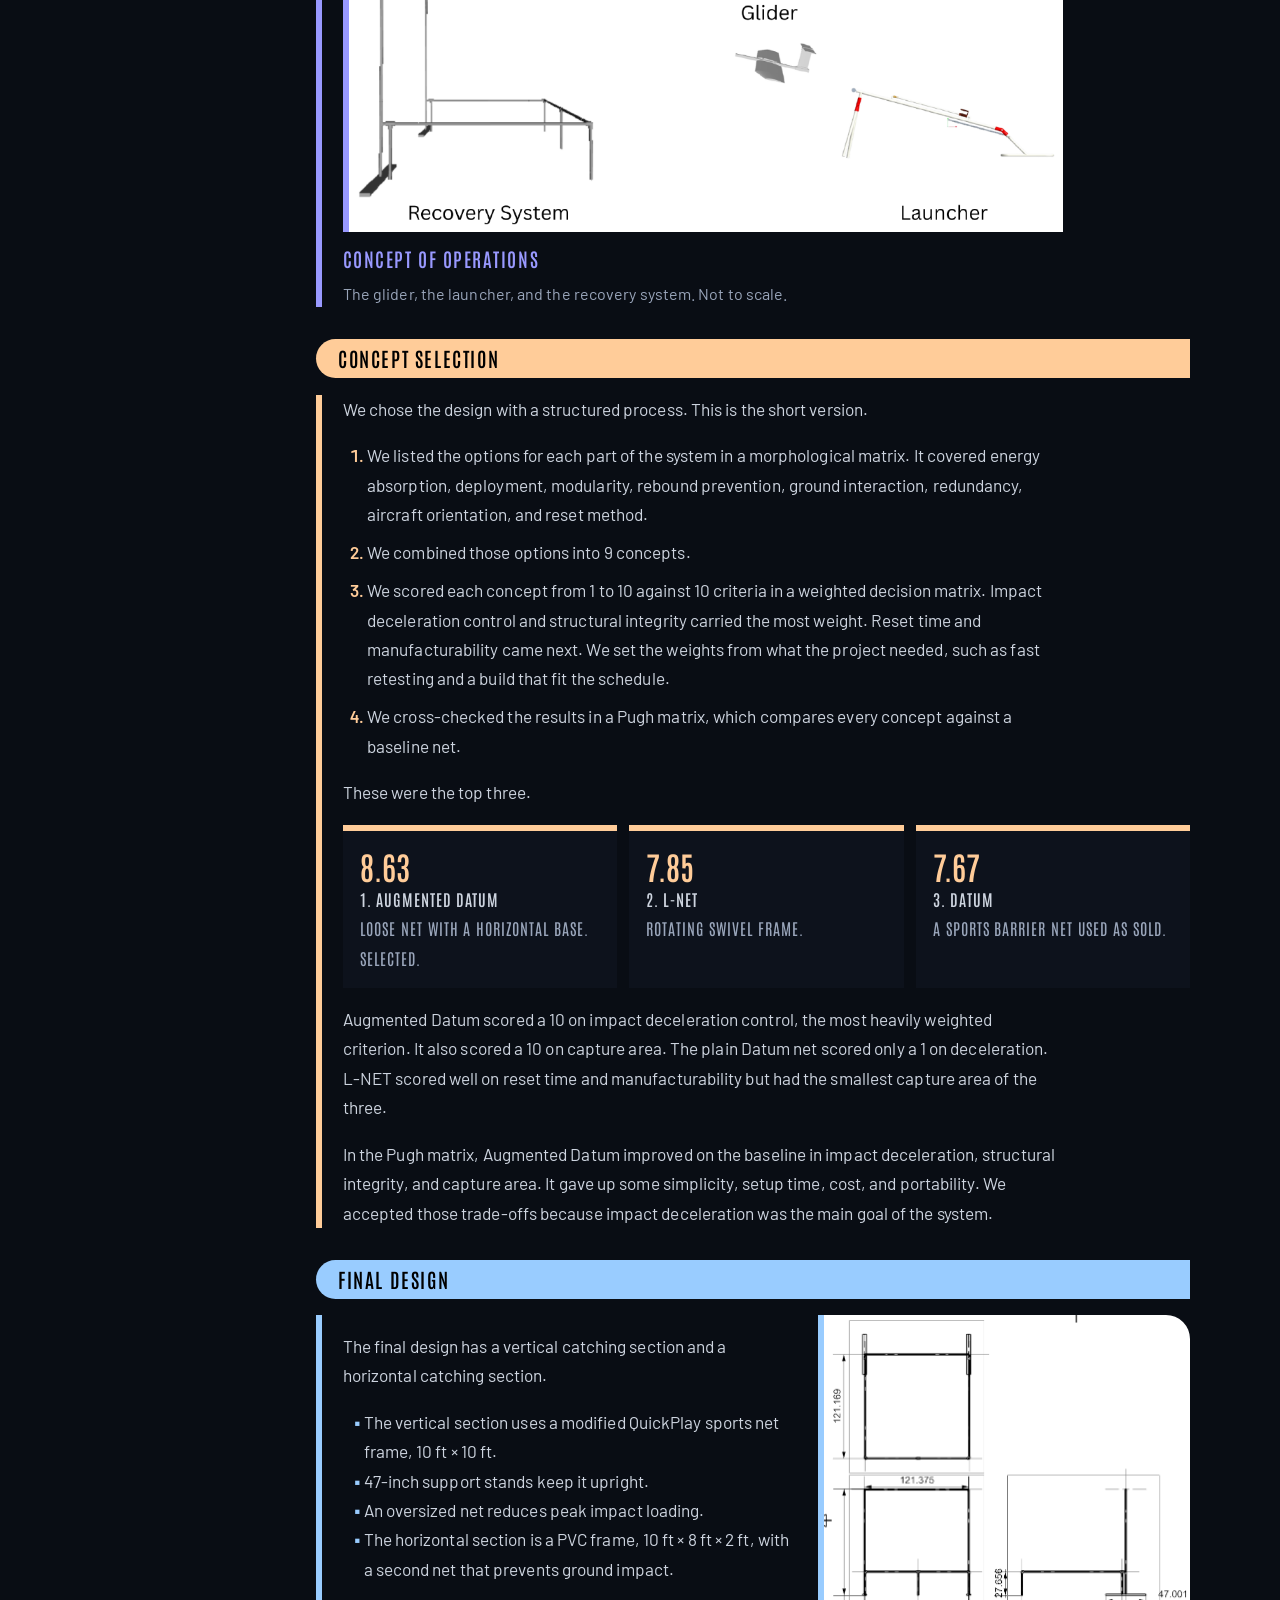
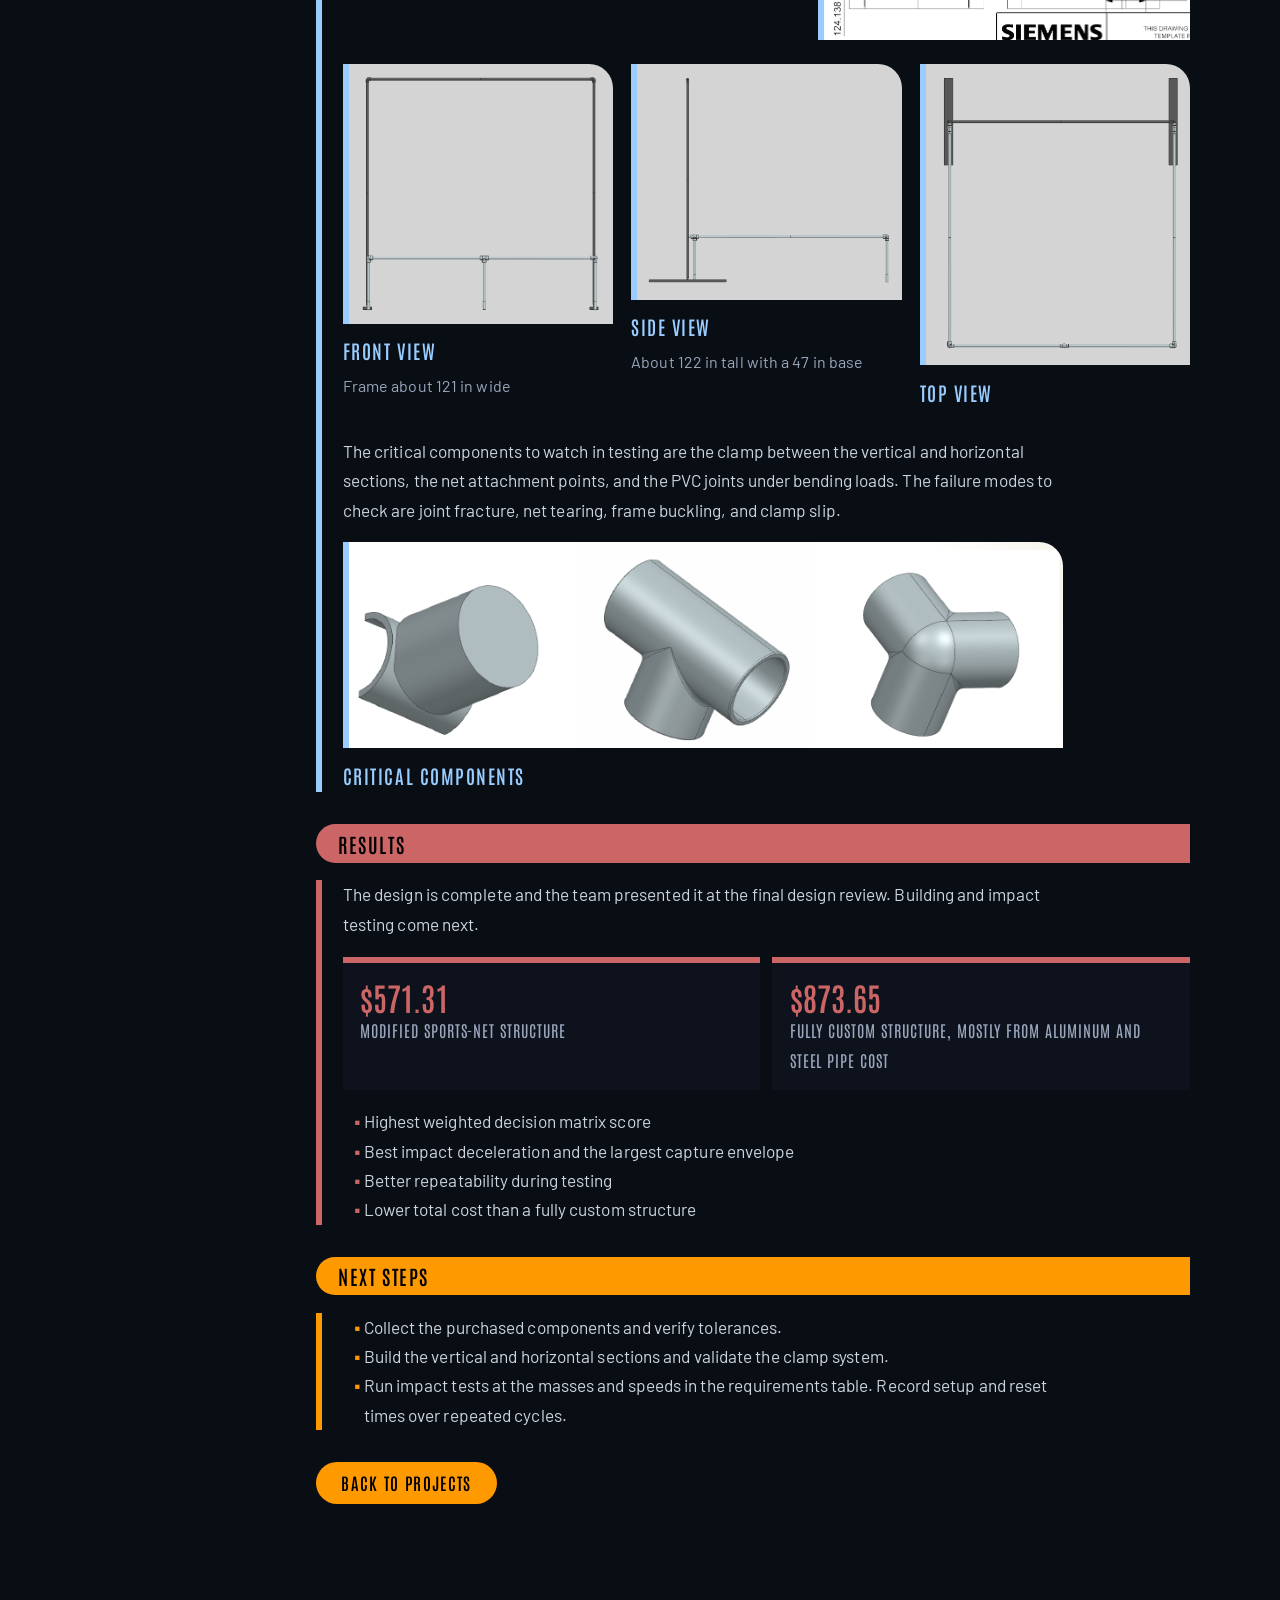
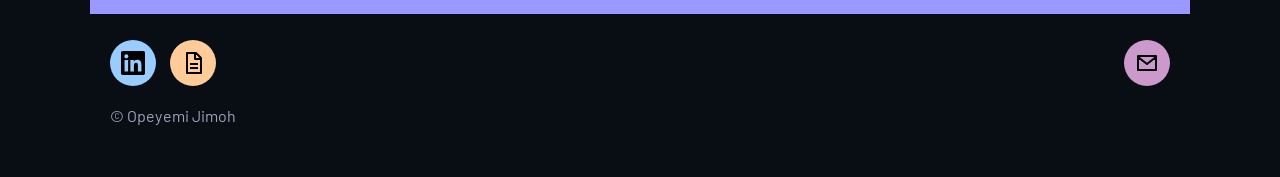
<file: boilerbird-recovery.html>
<!DOCTYPE html>
<html lang="en"><head><meta charset="utf-8"><meta name="viewport" content="width=device-width, initial-scale=1">
<link rel="icon" type="image/png" href="/images/favicon.png">
<link rel="apple-touch-icon" href="/images/favicon.png">
<title>BoilerBird recovery system</title><meta name="description" content="Portfolio of Opeyemi Jimoh, mechanical engineering student at Purdue University.">
<link rel="preconnect" href="https://fonts.googleapis.com"><link rel="preconnect" href="https://fonts.gstatic.com" crossorigin>
<link rel="stylesheet" href="https://fonts.googleapis.com/css2?family=Antonio:wght@400;500;600;700&family=Barlow:wght@400;600&display=swap">
<link rel="stylesheet" href="assets/css/lcars.css"></head><body>
<header class="bar"><a href="index.html" class="cap"><span class="mark">OJ<img src="images/logo.png" alt="" onerror="this.remove()"></span>Opeyemi Jimoh</a><a href="about.html">About</a><a href="index.html#projects">Projects</a><a href="resume.html">Resume</a><a href="https://www.linkedin.com/in/opeyemi-j" target="_blank" rel="noopener noreferrer">LinkedIn</a><span class="fill"></span></header>
<div class="seg"><i style="--c:var(--p);flex:3"></i><i style="--c:var(--pe);flex:1"></i><i style="--c:var(--l);flex:6"></i><i style="--c:var(--o);flex:1"></i><i style="--c:var(--b);flex:2"></i></div><div class="layout"><aside class="rail"><a href="#overview" style="--c:var(--o)"><span>01</span>Overview</a><a href="#my-role" style="--c:var(--l)"><span>02</span>My role</a><a href="#design-requirements" style="--c:var(--p)"><span>03</span>Design requirements</a><a href="#concept-selection" style="--c:var(--pe)"><span>04</span>Concept selection</a><a href="#final-design" style="--c:var(--b)"><span>05</span>Final design</a><a href="#results" style="--c:var(--r)"><span>06</span>Results</a><a href="#next-steps" style="--c:var(--o)"><span>07</span>Next steps</a></aside><main class="page"><h1>BoilerBird recovery system</h1><ul class="facts"><li>Spring 2026</li><li>Team of 2</li><li>CODE Lab VIP</li><li>Siemens NX, MATLAB</li></ul><section class="panel" style="--c:var(--o)" id="overview"><h2>Overview</h2><div class="pb"><div class="split"><div><p>BoilerBird is a semi-autonomous bird UAV project at Purdue's CODELab, run through Vertically Intergrated Projects. I worked with one teammate on its recovery system.</p><p>The completed system is a dual-stage, modified sports-net structure chosen for its expansive capture envelope and impact deceleration capabilities. It utilizes a 10 ft by 10 ft vertical section with an oversized net to absorb peak flight loads, paired with a 10 ft by 8 ft horizontal PVC frame to prevent ground strikes. This modular architecture allows for quick assembly and rapid turnaround between test cycles, delivering an adaptable, cost-effective solution</p></div><figure class="image slot" style="--ar:16/9"><span class="ph">images/boilerbird-craft.png</span><img src="images/boilerbird-craft.png" alt="BoilerBird 2 in the wind tunnel" onerror="this.remove()"></figure></div>
<div class="why"><h3>Why it matters</h3><p>The recovery system captures BoilerBird after a test flight. BoilerBird 2 is fragile, with lightweight wings and 3D-printed parts. Repeated hard landings can damage the wings, fuselage, and onboard electronics. Recovering it by hand also made test conditions inconsistent. There needed to be a repeatable way to stop it safely and retest quickly.</p></div></div></section>
<section class="panel" style="--c:var(--l)" id="my-role"><h2>My role</h2><div class="pb"><ul><li>I built the CAD for the full recovery system in Siemens NX.</li><li>I made the MATLAB impact model for the system.</li><li>My teammate and I brainstormed concepts together and compared them in a weighted decision matrix.</li></ul>
</div></section>
<section class="panel" style="--c:var(--p)" id="design-requirements"><h2>Design requirements</h2><div class="pb"><p>The system had to capture BoilerBird safely, support rapid retesting, assemble and disassemble quickly, work with the launcher, and limit damage to the aircraft.</p>
<table><tr><th>ID</th><th>REQUIREMENT</th><th>THRESHOLD</th><th>TARGET</th></tr><tr><td>R1</td><td>Incoming load speed</td><td>12 m/s</td><td>15 m/s</td></tr><tr><td>R2</td><td>Incoming load mass</td><td>900 g</td><td>1350 g</td></tr><tr><td>R3</td><td>Single part max length</td><td>5 ft</td><td>3 ft</td></tr><tr><td>R4</td><td>Capture area</td><td>3 × 3 m</td><td>5 × 5 m</td></tr><tr><td>R5</td><td>Setup time</td><td>15 min</td><td>5 min</td></tr><tr><td>R6</td><td>Reset time</td><td>3 min</td><td>1 min</td></tr></table><div class="card"><figure class="image slot" style="--ar:16/7"><span class="ph">images/bb-conops.png</span><img src="images/bb-conops.png" alt="Concept of operations" onerror="this.remove()"></figure><h3>Concept of operations</h3><p>The glider, the launcher, and the recovery system. Not to scale.</p></div>
</div></section>
<section class="panel" style="--c:var(--pe)" id="concept-selection"><h2>Concept selection</h2><div class="pb"><p>We chose the design with a structured process. This is the short version.</p>
<ol><li>We listed the options for each part of the system in a morphological matrix. It covered energy absorption, deployment, modularity, rebound prevention, ground interaction, redundancy, aircraft orientation, and reset method.</li><li>We combined those options into 9 concepts.</li><li>We scored each concept from 1 to 10 against 10 criteria in a weighted decision matrix. Impact deceleration control and structural integrity carried the most weight. Reset time and manufacturability came next. We set the weights from what the project needed, such as fast retesting and a build that fit the schedule.</li><li>We cross-checked the results in a Pugh matrix, which compares every concept against a baseline net.</li></ol>
<p>These were the top three.</p>
<div class="metrics"><div><b>8.63</b><span><strong>1. Augmented Datum</strong><br>Loose net with a horizontal base. Selected.</span></div><div><b>7.85</b><span><strong>2. L-NET</strong><br>Rotating swivel frame.</span></div><div><b>7.67</b><span><strong>3. Datum</strong><br>A sports barrier net used as sold.</span></div></div>
<p>Augmented Datum scored a 10 on impact deceleration control, the most heavily weighted criterion. It also scored a 10 on capture area. The plain Datum net scored only a 1 on deceleration. L-NET scored well on reset time and manufacturability but had the smallest capture area of the three.</p>
<p>In the Pugh matrix, Augmented Datum improved on the baseline in impact deceleration, structural integrity, and capture area. It gave up some simplicity, setup time, cost, and portability. We accepted those trade-offs because impact deceleration was the main goal of the system.</p>
</div></section>
<section class="panel" style="--c:var(--b)" id="final-design"><h2>Final design</h2><div class="pb"><div class="split"><div><p>The final design has a vertical catching section and a horizontal catching section.</p><ul><li>The vertical section uses a modified QuickPlay sports net frame, 10 ft × 10 ft.</li><li>47-inch support stands keep it upright.</li><li>An oversized net reduces peak impact loading.</li><li>The horizontal section is a PVC frame, 10 ft × 8 ft × 2 ft, with a second net that prevents ground impact.</li></ul></div><figure class="image slot" style="--ar:1/1"><span class="ph">images/boilerbird-recovery.png</span><img src="images/boilerbird-recovery.png" alt="CAD of the final recovery system" onerror="this.remove()"></figure></div>
<div class="trio"><div class="card"><figure class="image slot" style="--ar:1/1"><span class="ph">images/bb-front.png</span><img src="images/bb-front.png" alt="Front view" onerror="this.remove()"></figure><h3>Front view</h3><p>Frame about 121 in wide</p></div><div class="card"><figure class="image slot" style="--ar:1/1"><span class="ph">images/bb-side.png</span><img src="images/bb-side.png" alt="Side view" onerror="this.remove()"></figure><h3>Side view</h3><p>About 122 in tall with a 47 in base</p></div><div class="card"><figure class="image slot" style="--ar:1/1"><span class="ph">images/bb-top.png</span><img src="images/bb-top.png" alt="Top view" onerror="this.remove()"></figure><h3>Top view</h3></div></div>
<p>The critical components to watch in testing are the clamp between the vertical and horizontal sections, the net attachment points, and the PVC joints under bending loads. The failure modes to check are joint fracture, net tearing, frame buckling, and clamp slip.</p><div class="card"><figure class="image slot" style="--ar:16/5"><span class="ph">images/bb-components.png</span><img src="images/bb-components.png" alt="Critical components" onerror="this.remove()"></figure><h3>Critical components</h3></div>
</div></section>
<section class="panel" style="--c:var(--r)" id="results"><h2>Results</h2><div class="pb"><p>The design is complete and the team presented it at the final design review. Building and impact testing come next.</p>
<div class="metrics"><div><b>$571.31</b><span>modified sports-net structure</span></div><div><b>$873.65</b><span>fully custom structure, mostly from aluminum and steel pipe cost</span></div></div>
<ul><li>Highest weighted decision matrix score</li><li>Best impact deceleration and the largest capture envelope</li><li>Better repeatability during testing</li><li>Lower total cost than a fully custom structure</li></ul>
</div></section>
<section class="panel" style="--c:var(--o)" id="next-steps"><h2>Next steps</h2><div class="pb"><ul><li>Collect the purchased components and verify tolerances.</li><li>Build the vertical and horizontal sections and validate the clamp system.</li><li>Run impact tests at the masses and speeds in the requirements table. Record setup and reset times over repeated cycles.</li></ul></div></section>
<ul class="actions"><li><a class="btn" href="index.html#projects">Back to projects</a></li></ul></main></div>
<footer><div class="bar"><span class="fill"></span></div><div class="wrap foot"><div class="icons"><a class="ico" style="--c:var(--b)" href="https://www.linkedin.com/in/opeyemi-j" target="_blank" rel="noopener noreferrer" title="LinkedIn" aria-label="LinkedIn"><svg viewBox="0 0 24 24" aria-hidden="true"><path fill="currentColor" d="M20.447 20.452h-3.554v-5.569c0-1.328-.027-3.037-1.852-3.037-1.853 0-2.136 1.445-2.136 2.939v5.667H9.351V9h3.414v1.561h.046c.477-.9 1.637-1.85 3.37-1.85 3.601 0 4.267 2.37 4.267 5.455v6.286zM5.337 7.433a2.062 2.062 0 01-2.063-2.065 2.064 2.064 0 112.063 2.065zm1.782 13.019H3.555V9h3.564v11.452zM22.225 0H1.771C.792 0 0 .774 0 1.729v20.542C0 23.227.792 24 1.771 24h20.451C23.2 24 24 23.227 24 22.271V1.729C24 .774 23.2 0 22.222 0h.003z"/></svg></a><a class="ico" style="--c:var(--pe)" href="resume.html" title="Resume" aria-label="Resume"><svg viewBox="0 0 24 24" aria-hidden="true"><path fill="none" stroke="currentColor" stroke-width="2" stroke-linejoin="round" d="M6 2h9l5 5v15H6zM14 2v6h6M9 13h8M9 17h8"/></svg></a></div><a class="ico" style="--c:var(--l)" href="mailto:abdulrahman.jimoh@outlook.com" title="Email" aria-label="Email"><svg viewBox="0 0 24 24" aria-hidden="true"><path fill="none" stroke="currentColor" stroke-width="2" stroke-linejoin="round" d="M3 5h18v14H3zM3 6l9 7 9-7"/></svg></a></div><div class="wrap small">&copy; Opeyemi Jimoh</div></footer>
<script src="assets/js/zoom.js"></script><script src="assets/js/scroll.js"></script></body></html>
</file>
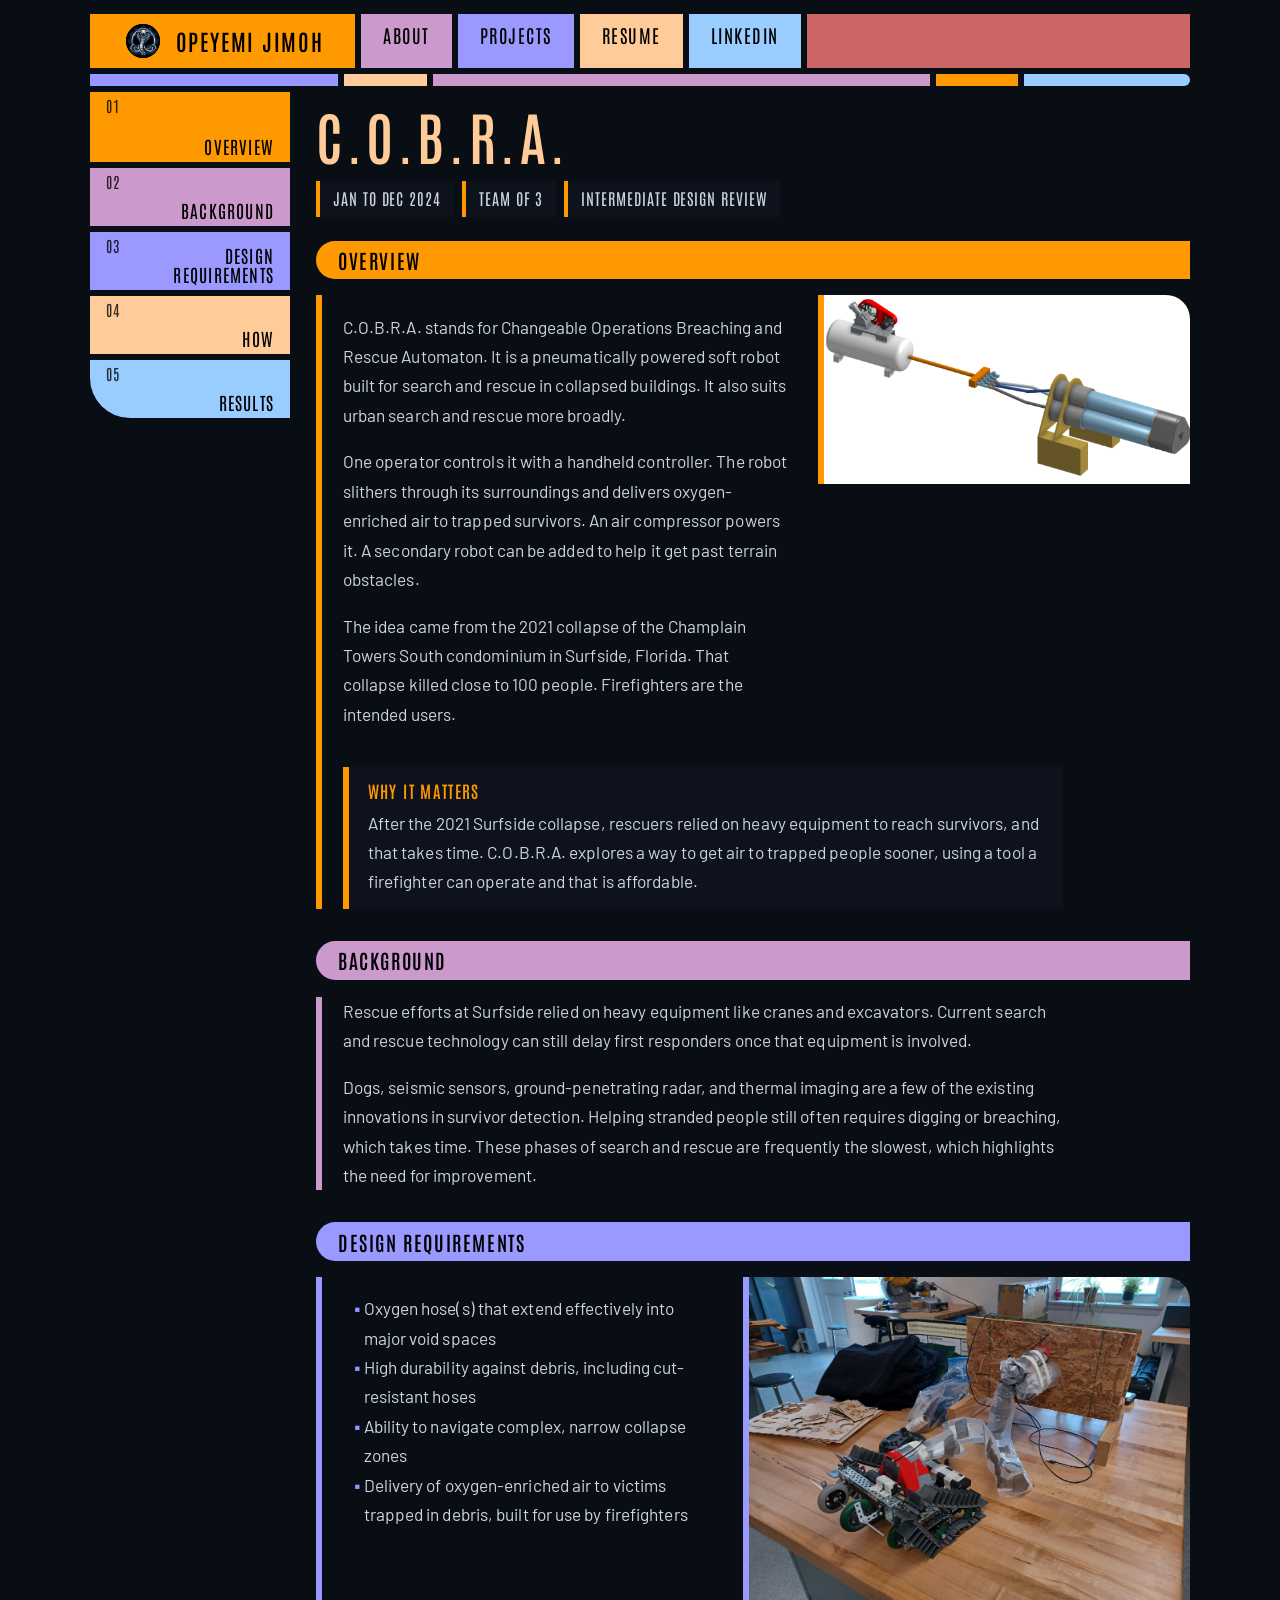
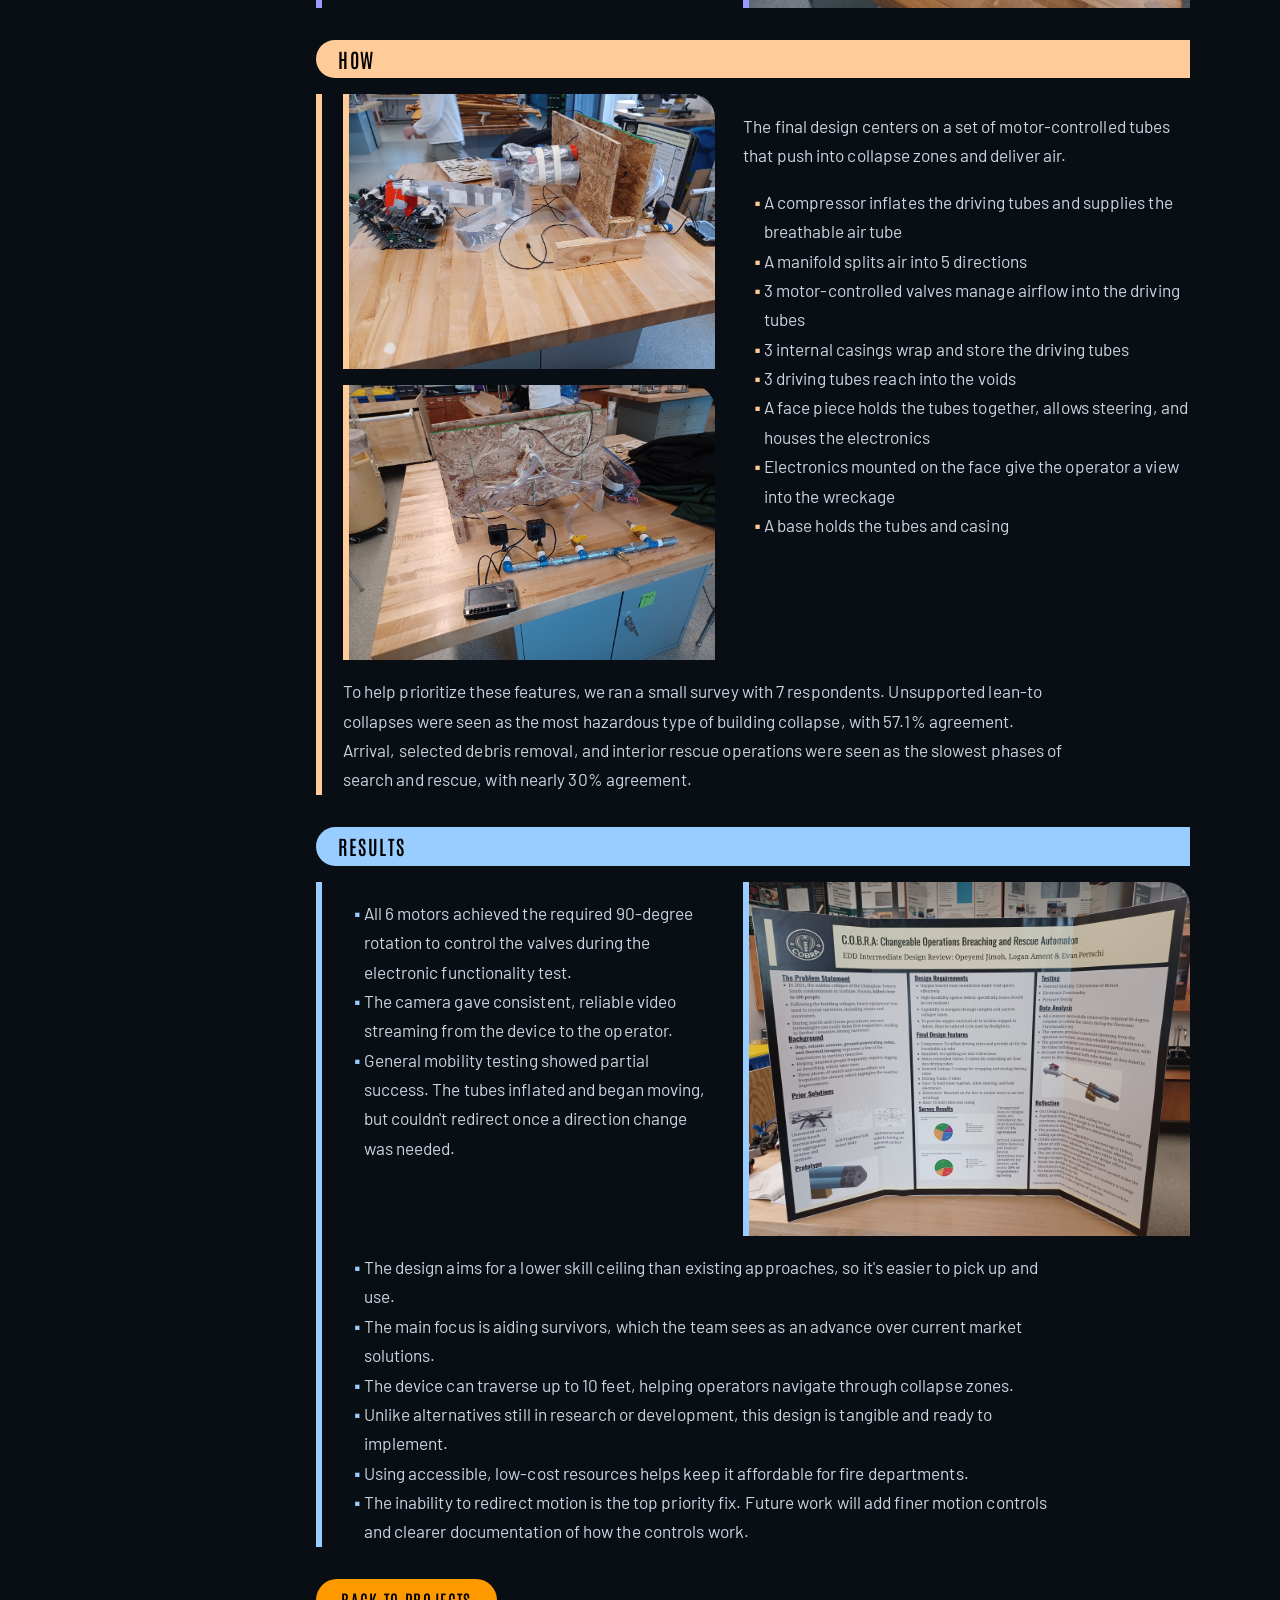
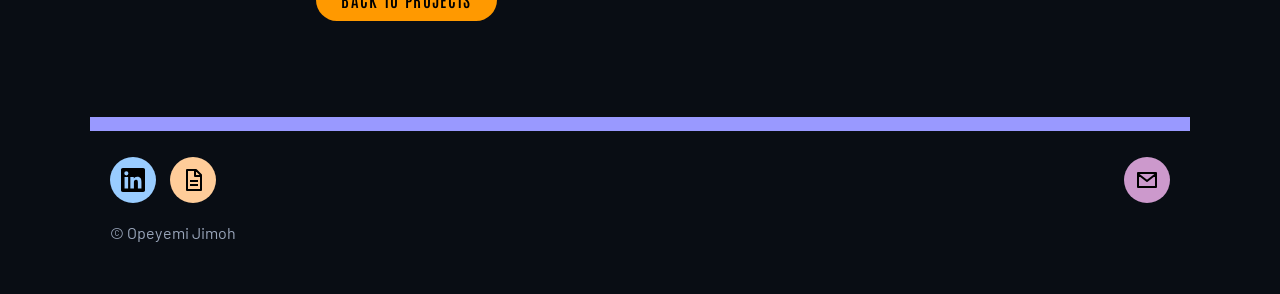
<file: cobra.html>
<!DOCTYPE html>
<html lang="en"><head><meta charset="utf-8"><meta name="viewport" content="width=device-width, initial-scale=1">
<link rel="icon" type="image/png" href="/images/favicon.png">
<link rel="apple-touch-icon" href="/images/favicon.png">
<title>C.O.B.R.A.</title><meta name="description" content="Portfolio of Opeyemi Jimoh, mechanical engineering student at Purdue University.">
<link rel="preconnect" href="https://fonts.googleapis.com"><link rel="preconnect" href="https://fonts.gstatic.com" crossorigin>
<link rel="stylesheet" href="https://fonts.googleapis.com/css2?family=Antonio:wght@400;500;600;700&family=Barlow:wght@400;600&display=swap">
<link rel="stylesheet" href="assets/css/lcars.css"></head><body>
<header class="bar"><a href="index.html" class="cap"><span class="mark">OJ<img src="images/logo.png" alt="" onerror="this.remove()"></span>Opeyemi Jimoh</a><a href="about.html">About</a><a href="index.html#projects">Projects</a><a href="resume.html">Resume</a><a href="https://www.linkedin.com/in/opeyemi-j" target="_blank" rel="noopener noreferrer">LinkedIn</a><span class="fill"></span></header>
<div class="seg"><i style="--c:var(--p);flex:3"></i><i style="--c:var(--pe);flex:1"></i><i style="--c:var(--l);flex:6"></i><i style="--c:var(--o);flex:1"></i><i style="--c:var(--b);flex:2"></i></div><div class="layout"><aside class="rail"><a href="#overview" style="--c:var(--o)"><span>01</span>Overview</a><a href="#background" style="--c:var(--l)"><span>02</span>Background</a><a href="#design-requirements" style="--c:var(--p)"><span>03</span>Design requirements</a><a href="#how" style="--c:var(--pe)"><span>04</span>How</a><a href="#results" style="--c:var(--b)"><span>05</span>Results</a></aside><main class="page"><h1>C.O.B.R.A.</h1><ul class="facts"><li>Jan to Dec 2024</li><li>Team of 3</li><li>Intermediate design review</li></ul><section class="panel" style="--c:var(--o)" id="overview"><h2>Overview</h2><div class="pb"><div class="split"><div><p>C.O.B.R.A. stands for Changeable Operations Breaching and Rescue Automaton. It is a pneumatically powered soft robot built for search and rescue in collapsed buildings. It also suits urban search and rescue more broadly.</p>
<p>One operator controls it with a handheld controller. The robot slithers through its surroundings and delivers oxygen-enriched air to trapped survivors. An air compressor powers it. A secondary robot can be added to help it get past terrain obstacles.</p>
<p>The idea came from the 2021 collapse of the Champlain Towers South condominium in Surfside, Florida. That collapse killed close to 100 people. Firefighters are the intended users.</p></div><figure class="image slot" style="--ar:2/1"><span class="ph">images/cobra-overview.png</span><img src="images/cobra-overview.png" alt="Render of the C.O.B.R.A. compressor, manifold, and driving tubes" onerror="this.remove()"></figure></div>
<div class="why"><h3>Why it matters</h3><p>After the 2021 Surfside collapse, rescuers relied on heavy equipment to reach survivors, and that takes time. C.O.B.R.A. explores a way to get air to trapped people sooner, using a tool a firefighter can operate and that is affordable.</p></div></div></section>
<section class="panel" style="--c:var(--l)" id="background"><h2>Background</h2><div class="pb"><p>Rescue efforts at Surfside relied on heavy equipment like cranes and excavators. Current search and rescue technology can still delay first responders once that equipment is involved.</p><p>Dogs, seismic sensors, ground-penetrating radar, and thermal imaging are a few of the existing innovations in survivor detection. Helping stranded people still often requires digging or breaching, which takes time. These phases of search and rescue are frequently the slowest, which highlights the need for improvement.</p>
</div></section>
<section class="panel" style="--c:var(--p)" id="design-requirements"><h2>Design requirements</h2><div class="pb"><div class="split rev"><ul><li>Oxygen hose(s) that extend effectively into major void spaces</li><li>High durability against debris, including cut-resistant hoses</li><li>Ability to navigate complex, narrow collapse zones</li><li>Delivery of oxygen-enriched air to victims trapped in debris, built for use by firefighters</li></ul><figure class="image slot" style="--ar:4/3"><span class="ph">images/cobra-prototype.jpg</span><img src="images/cobra-prototype.jpg" alt="C.O.B.R.A. prototype on a workbench" onerror="this.remove()"></figure></div>
</div></section>
<section class="panel" style="--c:var(--pe)" id="how"><h2>How</h2><div class="pb"><div class="split rev"><div class="stack"><figure class="image slot" style="--ar:4/3"><span class="ph">images/cobra-how-1.jpg</span><img src="images/cobra-how-1.jpg" alt="Driving tubes and test wall" onerror="this.remove()"></figure><figure class="image slot" style="--ar:4/3"><span class="ph">images/cobra-how-2.jpg</span><img src="images/cobra-how-2.jpg" alt="Valves, manifold, and electronics on the bench" onerror="this.remove()"></figure></div><div><p>The final design centers on a set of motor-controlled tubes that push into collapse zones and deliver air.</p><ul><li>A compressor inflates the driving tubes and supplies the breathable air tube</li><li>A manifold splits air into 5 directions</li><li>3 motor-controlled valves manage airflow into the driving tubes</li><li>3 internal casings wrap and store the driving tubes</li><li>3 driving tubes reach into the voids</li><li>A face piece holds the tubes together, allows steering, and houses the electronics</li><li>Electronics mounted on the face give the operator a view into the wreckage</li><li>A base holds the tubes and casing</li></ul></div></div>
<p>To help prioritize these features, we ran a small survey with 7 respondents. Unsupported lean-to collapses were seen as the most hazardous type of building collapse, with 57.1% agreement. Arrival, selected debris removal, and interior rescue operations were seen as the slowest phases of search and rescue, with nearly 30% agreement.</p>
</div></section>
<section class="panel" style="--c:var(--b)" id="results"><h2>Results</h2><div class="pb"><div class="split rev"><ul><li>All 6 motors achieved the required 90-degree rotation to control the valves during the electronic functionality test.</li><li>The camera gave consistent, reliable video streaming from the device to the operator.</li><li>General mobility testing showed partial success. The tubes inflated and began moving, but couldn't redirect once a direction change was needed.</li></ul><figure class="image slot" style="--ar:4/3.1"><span class="ph">images/cobra-poster.jpg</span><img src="images/cobra-poster.jpg" alt="Design review poster" onerror="this.remove()"></figure></div>
<ul><li>The design aims for a lower skill ceiling than existing approaches, so it's easier to pick up and use.</li><li>The main focus is aiding survivors, which the team sees as an advance over current market solutions.</li><li>The device can traverse up to 10 feet, helping operators navigate through collapse zones.</li><li>Unlike alternatives still in research or development, this design is tangible and ready to implement.</li><li>Using accessible, low-cost resources helps keep it affordable for fire departments.</li><li>The inability to redirect motion is the top priority fix. Future work will add finer motion controls and clearer documentation of how the controls work.</li></ul></div></section>
<ul class="actions"><li><a class="btn" href="index.html#projects">Back to projects</a></li></ul></main></div>
<footer><div class="bar"><span class="fill"></span></div><div class="wrap foot"><div class="icons"><a class="ico" style="--c:var(--b)" href="https://www.linkedin.com/in/opeyemi-j" target="_blank" rel="noopener noreferrer" title="LinkedIn" aria-label="LinkedIn"><svg viewBox="0 0 24 24" aria-hidden="true"><path fill="currentColor" d="M20.447 20.452h-3.554v-5.569c0-1.328-.027-3.037-1.852-3.037-1.853 0-2.136 1.445-2.136 2.939v5.667H9.351V9h3.414v1.561h.046c.477-.9 1.637-1.85 3.37-1.85 3.601 0 4.267 2.37 4.267 5.455v6.286zM5.337 7.433a2.062 2.062 0 01-2.063-2.065 2.064 2.064 0 112.063 2.065zm1.782 13.019H3.555V9h3.564v11.452zM22.225 0H1.771C.792 0 0 .774 0 1.729v20.542C0 23.227.792 24 1.771 24h20.451C23.2 24 24 23.227 24 22.271V1.729C24 .774 23.2 0 22.222 0h.003z"/></svg></a><a class="ico" style="--c:var(--pe)" href="resume.html" title="Resume" aria-label="Resume"><svg viewBox="0 0 24 24" aria-hidden="true"><path fill="none" stroke="currentColor" stroke-width="2" stroke-linejoin="round" d="M6 2h9l5 5v15H6zM14 2v6h6M9 13h8M9 17h8"/></svg></a></div><a class="ico" style="--c:var(--l)" href="mailto:abdulrahman.jimoh@outlook.com" title="Email" aria-label="Email"><svg viewBox="0 0 24 24" aria-hidden="true"><path fill="none" stroke="currentColor" stroke-width="2" stroke-linejoin="round" d="M3 5h18v14H3zM3 6l9 7 9-7"/></svg></a></div><div class="wrap small">&copy; Opeyemi Jimoh</div></footer>
<script src="assets/js/zoom.js"></script><script src="assets/js/scroll.js"></script></body></html>
</file>
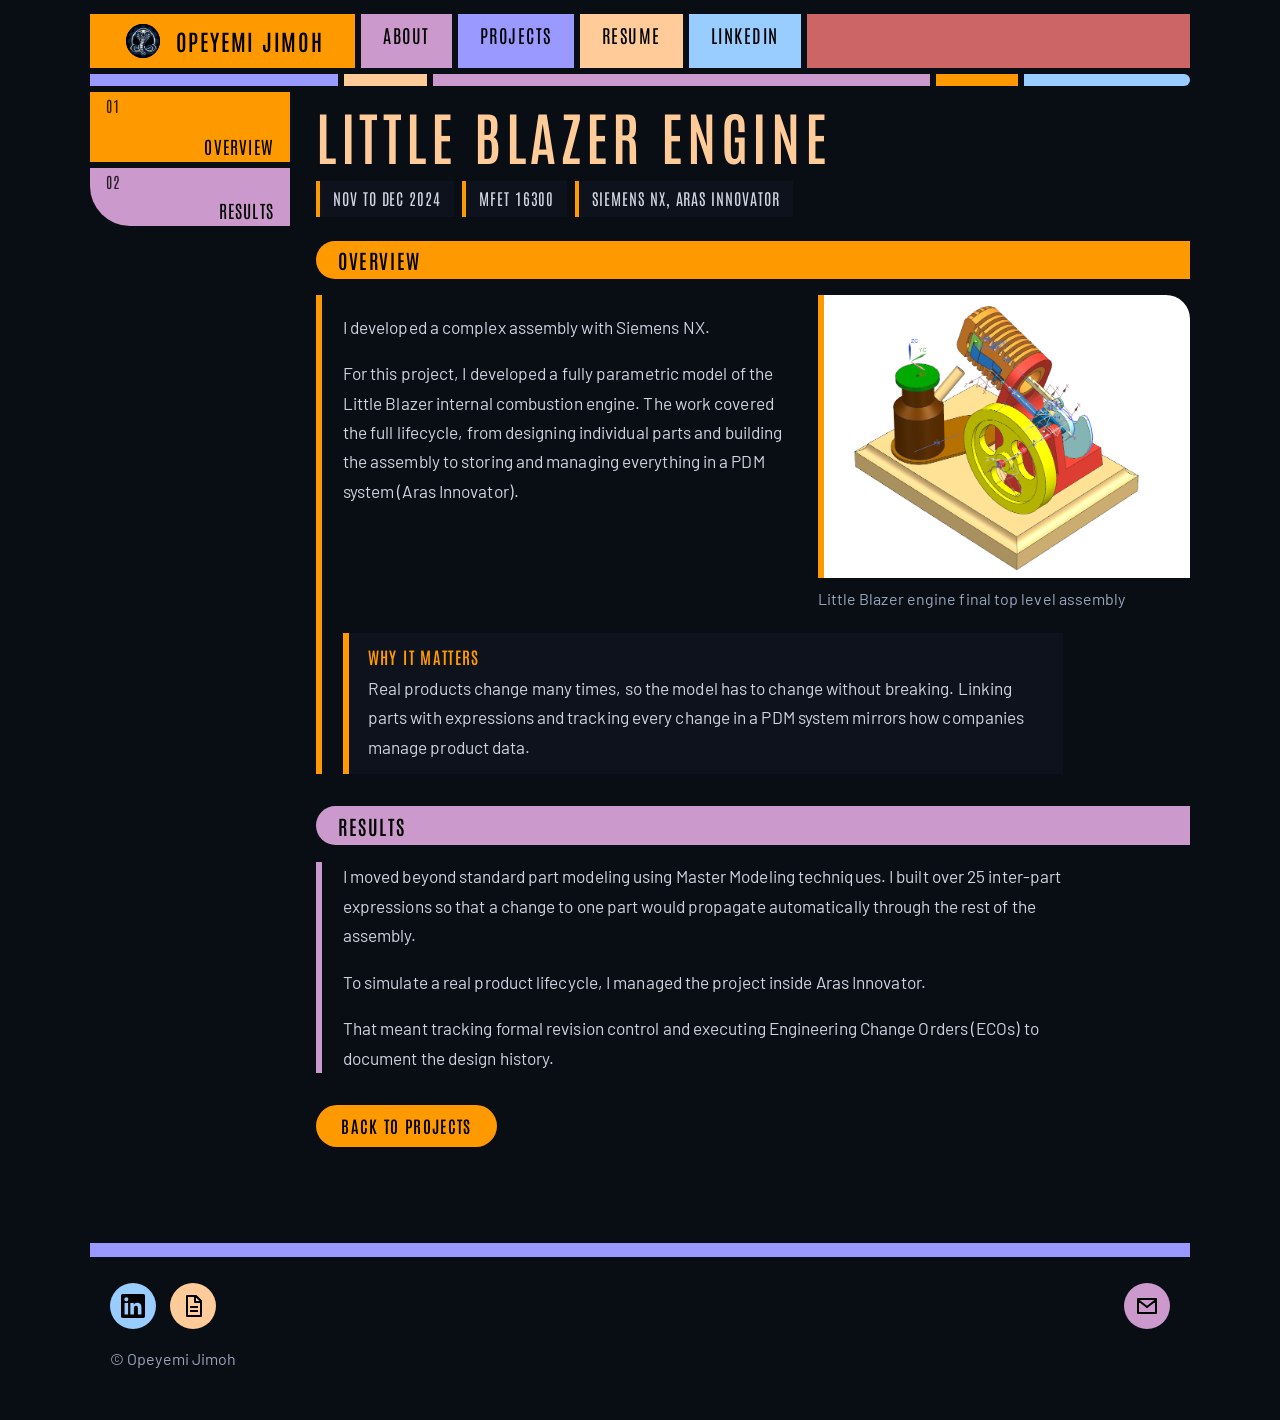
<file: little-blazer-engine.html>
<!DOCTYPE html>
<html lang="en"><head><meta charset="utf-8"><meta name="viewport" content="width=device-width, initial-scale=1">
<link rel="icon" type="image/png" href="/images/favicon.png">
<link rel="apple-touch-icon" href="/images/favicon.png">
<title>Little Blazer engine</title><meta name="description" content="Portfolio of Opeyemi Jimoh, mechanical engineering student at Purdue University.">
<link rel="preconnect" href="https://fonts.googleapis.com"><link rel="preconnect" href="https://fonts.gstatic.com" crossorigin>
<link rel="stylesheet" href="https://fonts.googleapis.com/css2?family=Antonio:wght@400;500;600;700&family=Barlow:wght@400;600&display=swap">
<link rel="stylesheet" href="assets/css/lcars.css"></head><body>
<header class="bar"><a href="index.html" class="cap"><span class="mark">OJ<img src="images/logo.png" alt="" onerror="this.remove()"></span>Opeyemi Jimoh</a><a href="about.html">About</a><a href="index.html#projects">Projects</a><a href="resume.html">Resume</a><a href="https://www.linkedin.com/in/opeyemi-j" target="_blank" rel="noopener noreferrer">LinkedIn</a><span class="fill"></span></header>
<div class="seg"><i style="--c:var(--p);flex:3"></i><i style="--c:var(--pe);flex:1"></i><i style="--c:var(--l);flex:6"></i><i style="--c:var(--o);flex:1"></i><i style="--c:var(--b);flex:2"></i></div><div class="layout"><aside class="rail"><a href="#overview" style="--c:var(--o)"><span>01</span>Overview</a><a href="#results" style="--c:var(--l)"><span>02</span>Results</a></aside><main class="page"><h1>Little Blazer engine</h1><ul class="facts"><li>Nov to Dec 2024</li><li>MFET 16300</li><li>Siemens NX, Aras Innovator</li></ul><section class="panel" style="--c:var(--o)" id="overview"><h2>Overview</h2><div class="pb"><div class="split"><div><p>I developed a complex assembly with Siemens NX.</p><p>For this project, I developed a fully parametric model of the Little Blazer internal combustion engine. The work covered the full lifecycle, from designing individual parts and building the assembly to storing and managing everything in a PDM system (Aras Innovator).</p></div><div><figure class="image slot" style="--ar:4/3"><span class="ph">images/little-blazer.png</span><img src="images/little-blazer.png" alt="Little Blazer engine final top level assembly" onerror="this.remove()"></figure><p class="cap2">Little Blazer engine final top level assembly</p></div></div>
<div class="why"><h3>Why it matters</h3><p>Real products change many times, so the model has to change without breaking. Linking parts with expressions and tracking every change in a PDM system mirrors how companies manage product data.</p></div></div></section>
<section class="panel" style="--c:var(--l)" id="results"><h2>Results</h2><div class="pb"><p>I moved beyond standard part modeling using Master Modeling techniques. I built over 25 inter-part expressions so that a change to one part would propagate automatically through the rest of the assembly.</p><p>To simulate a real product lifecycle, I managed the project inside Aras Innovator.</p><p>That meant tracking formal revision control and executing Engineering Change Orders (ECOs) to document the design history.</p></div></section>
<ul class="actions"><li><a class="btn" href="index.html#projects">Back to projects</a></li></ul></main></div>
<footer><div class="bar"><span class="fill"></span></div><div class="wrap foot"><div class="icons"><a class="ico" style="--c:var(--b)" href="https://www.linkedin.com/in/opeyemi-j" target="_blank" rel="noopener noreferrer" title="LinkedIn" aria-label="LinkedIn"><svg viewBox="0 0 24 24" aria-hidden="true"><path fill="currentColor" d="M20.447 20.452h-3.554v-5.569c0-1.328-.027-3.037-1.852-3.037-1.853 0-2.136 1.445-2.136 2.939v5.667H9.351V9h3.414v1.561h.046c.477-.9 1.637-1.85 3.37-1.85 3.601 0 4.267 2.37 4.267 5.455v6.286zM5.337 7.433a2.062 2.062 0 01-2.063-2.065 2.064 2.064 0 112.063 2.065zm1.782 13.019H3.555V9h3.564v11.452zM22.225 0H1.771C.792 0 0 .774 0 1.729v20.542C0 23.227.792 24 1.771 24h20.451C23.2 24 24 23.227 24 22.271V1.729C24 .774 23.2 0 22.222 0h.003z"/></svg></a><a class="ico" style="--c:var(--pe)" href="resume.html" title="Resume" aria-label="Resume"><svg viewBox="0 0 24 24" aria-hidden="true"><path fill="none" stroke="currentColor" stroke-width="2" stroke-linejoin="round" d="M6 2h9l5 5v15H6zM14 2v6h6M9 13h8M9 17h8"/></svg></a></div><a class="ico" style="--c:var(--l)" href="mailto:abdulrahman.jimoh@outlook.com" title="Email" aria-label="Email"><svg viewBox="0 0 24 24" aria-hidden="true"><path fill="none" stroke="currentColor" stroke-width="2" stroke-linejoin="round" d="M3 5h18v14H3zM3 6l9 7 9-7"/></svg></a></div><div class="wrap small">&copy; Opeyemi Jimoh</div></footer>
<script src="assets/js/zoom.js"></script><script src="assets/js/scroll.js"></script></body></html>
</file>
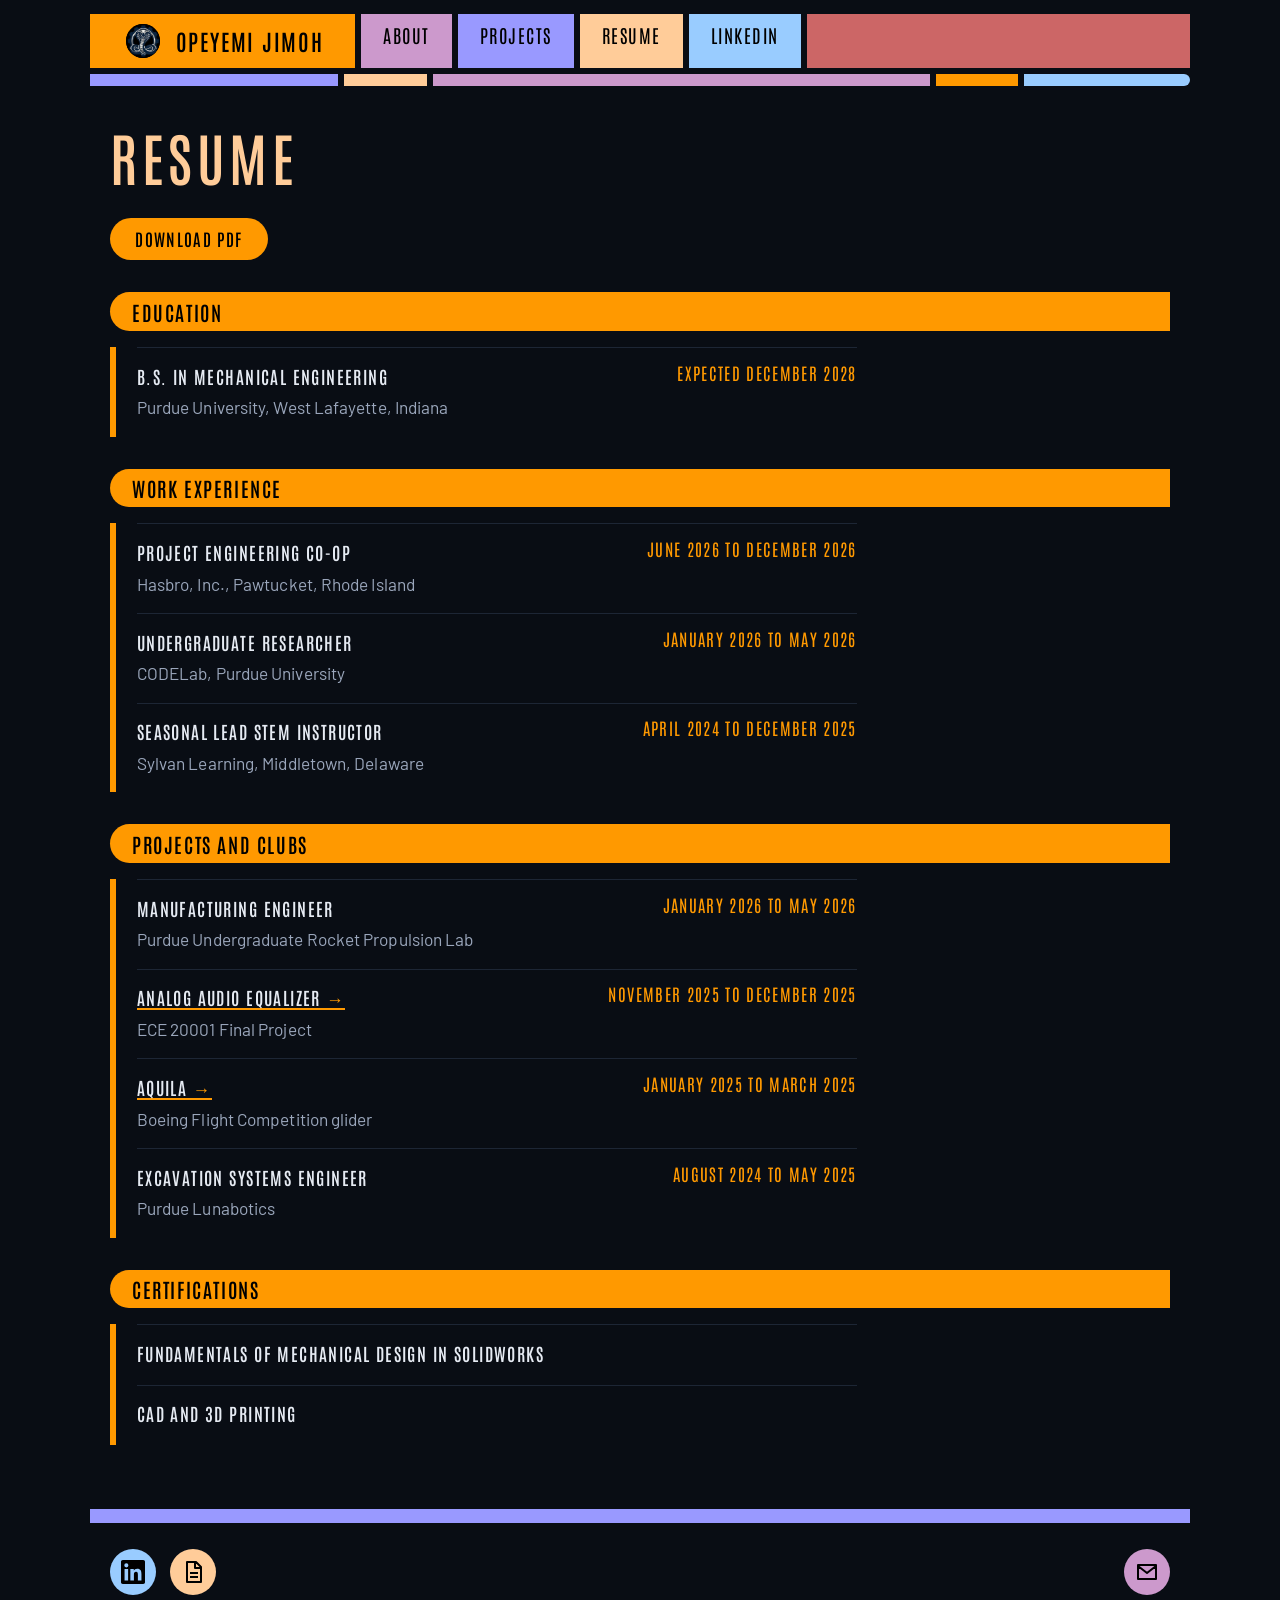
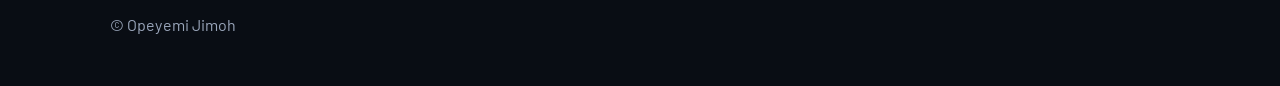
<file: resume.html>
<!DOCTYPE html>
<html lang="en"><head><meta charset="utf-8"><meta name="viewport" content="width=device-width, initial-scale=1">
<link rel="icon" type="image/png" href="/images/favicon.png">
<link rel="apple-touch-icon" href="/images/favicon.png">
<title>Resume</title><meta name="description" content="Portfolio of Opeyemi Jimoh, mechanical engineering student at Purdue University.">
<link rel="preconnect" href="https://fonts.googleapis.com"><link rel="preconnect" href="https://fonts.gstatic.com" crossorigin>
<link rel="stylesheet" href="https://fonts.googleapis.com/css2?family=Antonio:wght@400;500;600;700&family=Barlow:wght@400;600&display=swap">
<link rel="stylesheet" href="assets/css/lcars.css"></head><body>
<header class="bar"><a href="index.html" class="cap"><span class="mark">OJ<img src="images/logo.png" alt="" onerror="this.remove()"></span>Opeyemi Jimoh</a><a href="about.html">About</a><a href="index.html#projects">Projects</a><a href="resume.html">Resume</a><a href="https://www.linkedin.com/in/opeyemi-j" target="_blank" rel="noopener noreferrer">LinkedIn</a><span class="fill"></span></header>
<div class="seg"><i style="--c:var(--p);flex:3"></i><i style="--c:var(--pe);flex:1"></i><i style="--c:var(--l);flex:6"></i><i style="--c:var(--o);flex:1"></i><i style="--c:var(--b);flex:2"></i></div><main class="wrap page"><h1>Resume</h1>
						<ul class="actions">
							<li><a href="assets/Opeyemi_Jimoh_Resume.pdf" class="btn">Download PDF</a></li>
						</ul>

						<section class="panel"><h2>Education</h2><div class="pb">
							<div class="resume-row">
								<h3>B.S. in Mechanical Engineering</h3>
								<p>Purdue University, West Lafayette, Indiana</p>
								<span class="when">Expected December 2028</span>
							</div>
						</div></section>
<section class="panel"><h2>Work experience</h2><div class="pb">
							<div class="resume-row">
								<h3>Project Engineering Co-op</h3>
								<p>Hasbro, Inc., Pawtucket, Rhode Island</p>
								<span class="when">June 2026 to December 2026</span>
							</div>
							<div class="resume-row">
								<h3>Undergraduate Researcher</h3>
								<p>CODELab, Purdue University</p>
								<span class="when">January 2026 to May 2026</span>
							</div>
							<div class="resume-row">
								<h3>Seasonal Lead STEM Instructor</h3>
								<p>Sylvan Learning, Middletown, Delaware</p>
								<span class="when">April 2024 to December 2025</span>
							</div>
						</div></section>
<section class="panel"><h2>Projects and clubs</h2><div class="pb">
							<div class="resume-row">
								<h3>Manufacturing Engineer</h3>
								<p>Purdue Undergraduate Rocket Propulsion Lab</p>
								<span class="when">January 2026 to May 2026</span>
							</div>
							<div class="resume-row">
								<h3><a href="audio-equalizer.html">Analog Audio Equalizer</a></h3>
								<p>ECE 20001 Final Project</p>
								<span class="when">November 2025 to December 2025</span>
							</div>
							<div class="resume-row">
								<h3><a href="aquila.html">Aquila</a></h3>
								<p>Boeing Flight Competition glider</p>
								<span class="when">January 2025 to March 2025</span>
							</div>
							<div class="resume-row">
								<h3>Excavation Systems Engineer</h3>
								<p>Purdue Lunabotics</p>
								<span class="when">August 2024 to May 2025</span>
							</div>
						</div></section>
<section class="panel"><h2>Certifications</h2><div class="pb">
							<div class="resume-row">
								<h3>Fundamentals of Mechanical Design in SOLIDWORKS</h3>
								<p></p>
								<span class="when"></span>
							</div>
							<div class="resume-row">
								<h3>CAD and 3D Printing</h3>
								<p></p>
								<span class="when"></span>
							</div>
						</div>
</div></section></main>
<footer><div class="bar"><span class="fill"></span></div><div class="wrap foot"><div class="icons"><a class="ico" style="--c:var(--b)" href="https://www.linkedin.com/in/opeyemi-j" target="_blank" rel="noopener noreferrer" title="LinkedIn" aria-label="LinkedIn"><svg viewBox="0 0 24 24" aria-hidden="true"><path fill="currentColor" d="M20.447 20.452h-3.554v-5.569c0-1.328-.027-3.037-1.852-3.037-1.853 0-2.136 1.445-2.136 2.939v5.667H9.351V9h3.414v1.561h.046c.477-.9 1.637-1.85 3.37-1.85 3.601 0 4.267 2.37 4.267 5.455v6.286zM5.337 7.433a2.062 2.062 0 01-2.063-2.065 2.064 2.064 0 112.063 2.065zm1.782 13.019H3.555V9h3.564v11.452zM22.225 0H1.771C.792 0 0 .774 0 1.729v20.542C0 23.227.792 24 1.771 24h20.451C23.2 24 24 23.227 24 22.271V1.729C24 .774 23.2 0 22.222 0h.003z"/></svg></a><a class="ico" style="--c:var(--pe)" href="resume.html" title="Resume" aria-label="Resume"><svg viewBox="0 0 24 24" aria-hidden="true"><path fill="none" stroke="currentColor" stroke-width="2" stroke-linejoin="round" d="M6 2h9l5 5v15H6zM14 2v6h6M9 13h8M9 17h8"/></svg></a></div><a class="ico" style="--c:var(--l)" href="mailto:abdulrahman.jimoh@outlook.com" title="Email" aria-label="Email"><svg viewBox="0 0 24 24" aria-hidden="true"><path fill="none" stroke="currentColor" stroke-width="2" stroke-linejoin="round" d="M3 5h18v14H3zM3 6l9 7 9-7"/></svg></a></div><div class="wrap small">&copy; Opeyemi Jimoh</div></footer>
<script src="assets/js/zoom.js"></script><script src="assets/js/scroll.js"></script></body></html>
</file>
<file: assets/css/lcars.css>
:root{--bg:#05070d;--pn:#0d121c;--tx:#e8ecf4;--mut:#9aa6bb;--o:#ff9900;--l:#cc99cc;--p:#9999ff;--pe:#ffcc99;--r:#cc6666;--b:#99ccff;--c:var(--o)}
*{box-sizing:border-box}
body{margin:0;background:var(--bg);color:var(--tx);font:400 1.05rem/1.65 "Antonio","Arial Narrow",sans-serif}
h1,h2,h3,nav a,.btn,.num,.cap{font-family:"Antonio","Arial Narrow",sans-serif;text-transform:uppercase;letter-spacing:.07em;font-weight:600}
code,.mono,dt,.chips span,.facts li,.shot span{font-family:"Antonio","Arial Narrow",sans-serif}
a{color:var(--b)}a:focus-visible,.btn:focus-visible{outline:2px solid var(--pe);outline-offset:3px}
.wrap{max-width:1100px;margin:0 auto;padding:0 20px}
.bar{display:flex;flex-wrap:wrap;gap:6px;padding:14px 20px 0;max-width:1140px;margin:0 auto}
.bar a,.bar .fill{color:#000;text-decoration:none;padding:.35em 1.2em;font-size:1.05rem;border-radius:0}
.cap{background:var(--o);border-radius:999px 0 0 999px;padding:.35em 1.4em .35em 1.6em!important;font-size:1.3rem!important;display:flex;align-items:center;gap:.7em}
.cap img{height:1.7em;width:1.7em;border-radius:50%}
.bar a:nth-of-type(2){background:var(--l)}.bar a:nth-of-type(3){background:var(--p)}.bar a:nth-of-type(4){background:var(--pe)}.bar a:nth-of-type(5){background:var(--b)}
.bar a:hover{filter:brightness(1.2)}
.fill{flex:1;min-width:30px;background:var(--r);border-radius:0 999px 999px 0}
.hero{padding:3.2rem 0 2rem}
.hero h1{font-size:clamp(2.6rem,8vw,5rem);line-height:1;margin:0 0 1.4rem;color:var(--pe)}
.read{display:grid;grid-template-columns:repeat(auto-fit,minmax(230px,1fr));gap:12px;margin:0}
.read div{border-left:6px solid var(--c);background:var(--pn);padding:.5em 1em}
.read dt{font-size:.75rem;color:var(--c)}.read dd{margin:0}
.sec{display:flex;gap:12px;align-items:center;margin:2.5rem 0 1.5rem;color:#000;background:var(--o);border-radius:999px 0 0 999px;padding:.1em 1.2em;font-size:1.3rem}
.sec h2{margin:0;font-size:inherit}
.row{display:grid;grid-template-columns:1.15fr 1fr;gap:32px;align-items:center;margin:0 0 3.2rem}
.row:nth-child(even) .shot{order:2}
.shot{position:relative;aspect-ratio:16/10;background:repeating-linear-gradient(135deg,var(--pn) 0 14px,#0a0e16 14px 28px);border-left:10px solid var(--c);border-radius:0 34px 0 0;overflow:hidden;display:grid;place-items:center;color:var(--mut);font-size:.8rem;text-align:center}
.shot img{position:absolute;inset:0;width:100%;height:100%;object-fit:cover}
.num{color:var(--c);font-size:1rem;margin:0}.row h3{font-size:2.1rem;margin:.1em 0 .3em;line-height:1.1}
.chips{display:flex;flex-wrap:wrap;gap:8px;margin:1em 0}.chips span{border:1px solid var(--c);color:var(--c);padding:.05em .7em;border-radius:99px;font-size:.78rem}
.btn{display:inline-block;background:var(--c);color:#000;padding:.4em 1.5em;border-radius:99px;text-decoration:none;font-size:1.05rem}
.btn:hover{filter:brightness(1.15)}
.page h1{font-size:clamp(2.2rem,6vw,3.6rem);margin:2.5rem 0 1rem;color:var(--pe);line-height:1.05}
.panel{margin:0 0 2rem}.panel>h2{background:var(--c);color:#000;border-radius:999px 0 0 999px;padding:.12em 1.1em;font-size:1.25rem;margin:0 0 1rem}
.pb{border-left:6px solid var(--c);padding-left:1.3rem}.pb>*{max-width:72ch}
ul{padding-left:1.2em}ul li::marker{color:var(--c);content:"\25AA  "}
.facts{display:flex;flex-wrap:wrap;gap:8px;list-style:none;padding:0;margin:0 0 1.5rem}.facts li{background:var(--pn);border-left:4px solid var(--o);padding:.25em .8em;font-size:.8rem}.facts li::marker{content:""}
.todo{border:1px dashed var(--o);color:var(--o);padding:.8em 1em;font-style:italic}
.metrics{display:grid;grid-template-columns:repeat(auto-fit,minmax(200px,1fr));gap:12px;max-width:none!important;margin:1rem 0}
.metrics div{background:var(--pn);border-top:6px solid var(--c);padding:.8em 1em}.metrics b{display:block;font:600 2rem "Antonio",sans-serif;color:var(--c)}.metrics span{color:var(--mut);font-size:.9rem}
table{border-collapse:collapse;width:100%;max-width:none!important;font-size:.95rem}th,td{text-align:left;padding:.5em .8em;border-bottom:1px solid #1d2635}th{color:var(--c);font:600 .8rem "Antonio","Arial Narrow",sans-serif}
.image{margin:1.5rem 0}.image img{width:100%;height:auto;border-radius:0 24px 0 0;display:block}.image figcaption{color:var(--mut);font-size:.85rem;margin-top:.4em}
.image:not(:has(img)){display:none}.image.main{max-width:640px;margin:1.5rem auto}
.image.left,.image.right{width:40%;margin:0 0 1em}.image.left{float:left;margin-right:1.5em}.image.right{float:right;margin-left:1.5em}
.panel{clear:both}
.resume-row{display:grid;grid-template-columns:1fr auto;gap:.1em 2em;padding:.8em 0;border-top:1px solid #1d2635}.resume-row h3{margin:0;font-size:1.1rem}.resume-row p{margin:0;color:var(--mut)}.resume-row .when{grid-row:1/span 2;grid-column:2;text-align:right;font:.85rem "Antonio","Arial Narrow",sans-serif;color:var(--c)}
.actions{margin:2rem 0;padding:0;list-style:none;display:flex;gap:10px;flex-wrap:wrap}.actions li::marker{content:""}
footer{margin-top:4rem;padding:0 0 3rem}footer .bar{padding:0 20px 18px}footer .fill{height:14px;padding:0;background:var(--p)}footer .wrap{display:flex;gap:1.5rem;flex-wrap:wrap;color:var(--mut);font-size:.9rem}
@media(max-width:760px){.row{grid-template-columns:1fr}.row:nth-child(even) .shot{order:0}.image.left,.image.right{float:none;width:100%;margin:1em 0}.resume-row{grid-template-columns:1fr}.resume-row .when{grid-row:auto;grid-column:1;text-align:left}.bar a{flex:1 1 auto;text-align:center}.cap{flex-basis:100%;border-radius:999px!important}.fill{display:none}}
@media(prefers-reduced-motion:reduce){*{transition:none!important}}
.mark{position:relative;display:grid;place-items:center;width:1.9em;height:1.9em;border-radius:50%;background:#000;color:var(--o);font-size:.8em;overflow:hidden;flex:none}
.mark img{position:absolute;inset:0;width:100%;height:100%;object-fit:cover;background:#000;border-radius:0}
.cap img{border-radius:0}
.split{display:grid;grid-template-columns:1.2fr 1fr;gap:28px;align-items:start;max-width:none!important}.split.wide{grid-template-columns:1fr 1.8fr}.split .image{margin:0}
.cap2{color:var(--mut);font-size:.85rem;margin:.4em 0 0}
.trio{display:grid;grid-template-columns:repeat(auto-fit,minmax(210px,1fr));gap:18px;margin:1.5rem 0;max-width:none!important}
.card h3{margin:.6em 0 .2em;font-size:1.2rem;color:var(--c)}.card p{margin:.1em 0;color:var(--mut);font-size:.9rem}
.image.slot,.image.slot:not(:has(img)){display:grid;position:relative;aspect-ratio:var(--ar,4/3);background:repeating-linear-gradient(135deg,var(--pn) 0 14px,#0a0e16 14px 28px);border:1px dashed var(--c);border-left:6px solid var(--c);border-radius:0 24px 0 0;overflow:hidden;place-items:center;margin:0;max-width:none}
.slot .ph{color:var(--mut);font:.75rem "Antonio","Arial Narrow",sans-serif;text-align:center;padding:.5em}
.slot img{position:absolute;inset:0;width:100%;height:100%;object-fit:contain;background:#0a0e16;border-radius:0}
@media(max-width:760px){.split,.split.wide{grid-template-columns:1fr}}
footer .foot{justify-content:space-between;align-items:center;padding-top:.5rem}
.icons{display:flex;gap:14px}
.ico{display:grid;place-items:center;width:46px;height:46px;border-radius:50%;background:var(--c);color:#000;transition:transform .15s}
.ico svg{width:24px;height:24px}.ico:hover{transform:translateY(-2px);filter:brightness(1.15)}
footer .small{margin-top:1rem;font-size:.85rem}

/* One typeface everywhere: Antonio. Labels are uppercase, reading text is sentence case. */
body{font-family:"Antonio","Arial Narrow",sans-serif;font-weight:400;font-size:1.2rem;line-height:1.6;letter-spacing:.03em}
h1,h2,h3,nav a,.btn,.num,.cap,dt,th,.chips span,.facts li,.shot span,.ph,.resume-row .when,.metrics span,.bar a{font-family:"Antonio","Arial Narrow",sans-serif;text-transform:uppercase;letter-spacing:.08em}
.chips span{font-size:.95rem}.facts li{font-size:1rem}.read dt,th{font-size:.95rem}.slot .ph,.shot{font-size:.95rem}
.resume-row .when{font-size:1.05rem}.metrics span{font-size:1rem;color:var(--mut)}.card p,.cap2,footer .small,footer .wrap{font-size:1.05rem}
.row p,.pb p,.pb li,td{font-weight:400}
.bar a{font-size:1.15rem}.cap{font-size:1.4rem!important}
.stack{display:grid;gap:16px}.split .stack .image{margin:0}
.split.rev{grid-template-columns:1fr 1.2fr}
/* LCARS rail, segment bars */
.seg{display:flex;gap:6px;max-width:1140px;margin:6px auto 0;padding:0 20px}.seg i{height:12px;background:var(--c)}.seg i:last-child{border-radius:0 99px 99px 0}
.layout{display:grid;grid-template-columns:200px minmax(0,1fr);gap:26px;max-width:1140px;margin:0 auto;padding:0 20px}
.layout main{min-width:0}
.rail{display:flex;flex-direction:column;gap:6px;margin-top:6px;position:sticky;top:10px;align-self:start}
.rail a{display:flex;justify-content:space-between;align-items:flex-end;gap:.8em;min-height:58px;padding:.3em .9em;background:var(--c);color:#000;text-decoration:none;font-size:1.1rem;text-transform:uppercase;letter-spacing:.07em;text-align:right;line-height:1.1}
.rail a span{align-self:flex-start;font-size:.95rem;opacity:.8}.rail a:hover{filter:brightness(1.2)}
.rail a:first-child{border-radius:0 0 0 0;min-height:70px}.rail a:last-child{border-radius:0 0 0 40px}
.layout main.page h1{margin-top:1.2rem}.layout .hero{padding-top:1.6rem}
@media(max-width:900px){.layout{grid-template-columns:1fr;gap:0}.rail{flex-direction:row;overflow-x:auto;position:static;margin:10px 0}.rail a{min-height:44px;white-space:nowrap;flex:none}.rail a:last-child,.rail a:first-child{border-radius:0;min-height:44px}}
/* About banner and photo viewer */
.banner{display:grid;place-items:center;min-height:230px;margin:1.2rem 0 2rem;border-left:10px solid var(--o);border-radius:0 40px 0 0;background:linear-gradient(rgba(0,0,0,.35),rgba(0,0,0,.35)),url(../../images/about-banner.jpg) center/cover,repeating-linear-gradient(135deg,var(--pn) 0 14px,#0a0e16 14px 28px)}
.banner .frame{border:3px solid var(--pe);padding:.3em 1.8em}.page .banner h1{margin:0;color:#fff;font-size:clamp(2.2rem,6vw,3.6rem)}
.vw{display:grid;grid-template-columns:minmax(0,1.6fr) minmax(0,1fr);gap:22px;max-width:none!important;--c:var(--o)}
.vw-screen{position:relative;aspect-ratio:3/2;background:#0a0e16;border-left:10px solid var(--c);border-radius:0 40px 0 0;overflow:hidden;display:grid;place-items:center}
.vw-screen img{position:absolute;inset:0;width:100%;height:100%;object-fit:contain}.vw-ph{color:var(--mut);font-size:.95rem;text-align:center;padding:1em}
.vw-read{display:flex;flex-wrap:wrap;gap:12px;align-items:center;margin:.7rem 0}.vw-read b{background:var(--c);color:#000;padding:.05em .9em;border-radius:99px;font-weight:600;letter-spacing:.08em;text-transform:uppercase}
.vw-ctl{display:flex;flex-wrap:wrap;gap:8px}.vw-ctl button{font:inherit;font-size:1.1rem;text-transform:uppercase;letter-spacing:.08em;background:var(--c);color:#000;border:0;border-radius:99px;padding:.25em 1.3em;cursor:pointer}
.vw-ctl button:hover{filter:brightness(1.2)}.vw-ctl button:focus-visible,.vw-grid button:focus-visible{outline:2px solid var(--pe);outline-offset:3px}
.vw-grid{display:grid;grid-template-columns:repeat(auto-fill,minmax(92px,1fr));gap:8px;align-content:start}
.vw-grid button{position:relative;aspect-ratio:1;border:0;padding:0;background:#0a0e16;cursor:pointer;border-bottom:6px solid var(--c)}
.vw-grid img{width:100%;height:100%;object-fit:cover;display:block}.vw-grid span{position:absolute;left:0;top:0;background:var(--c);color:#000;font-size:.95rem;padding:0 .5em}
.vw-grid button[aria-current=true]{outline:3px solid var(--pe)}
@media(max-width:760px){.vw{grid-template-columns:1fr}}
ol{padding-left:1.4em}ol li::marker{color:var(--c);font-weight:600}ol li{margin-bottom:.5em}
.metrics span strong{color:var(--tx);font-weight:600}

/* Image fit fixes: nothing is cropped, frames follow each image */
.shot{aspect-ratio:var(--ar,16/10)}
.shot img{object-fit:contain;background:#0a0e16}
.image.slot{display:block;aspect-ratio:auto;background:#0a0e16;border:0;border-left:6px solid var(--c);border-radius:0 24px 0 0;overflow:hidden}
.image.slot img{position:static;display:block;width:100%;height:auto;max-height:560px;object-fit:contain;background:#0a0e16;cursor:zoom-in}
.image.slot .ph{display:none}
.image.slot:not(:has(img)){display:grid;aspect-ratio:var(--ar,4/3);background:repeating-linear-gradient(135deg,var(--pn) 0 14px,#0a0e16 14px 28px);border:1px dashed var(--c);border-left:6px solid var(--c);place-items:center}
.image.slot:not(:has(img)) .ph{display:block}
.trio,.split,.stack{align-items:start}
.image img{cursor:zoom-in}
/* Photo viewer: tall screen for portrait photos, no path text behind photos */
.vw-screen{aspect-ratio:auto;height:min(74vh,680px)}
.vw-screen img{background:#0a0e16;cursor:zoom-in}
/* Click-to-enlarge */
.zoom{position:fixed;inset:0;z-index:50;background:rgba(0,0,0,.94);display:none;place-items:center;cursor:zoom-out}
.zoom.open{display:grid}.zoom img{max-width:96vw;max-height:92vh;object-fit:contain}
.zoom button{position:absolute;top:14px;right:18px;font:inherit;font-size:1.1rem;text-transform:uppercase;letter-spacing:.08em;background:var(--o);color:#000;border:0;border-radius:99px;padding:.2em 1.2em;cursor:pointer}

/* Readable paragraphs: Antonio stays on headings and labels */
:root{--bg:#090d14;--tx:#cdd4df}
body{font-family:Barlow,"Segoe UI",Arial,sans-serif;font-size:1.08rem;line-height:1.7;letter-spacing:.005em;color:var(--tx)}
h1,h2,h3,.rail a,.vw-ctl button,.vw-read b,.vw-grid span,.zoom button,.sec,.banner .frame{font-family:Antonio,"Arial Narrow",sans-serif}
.rail a{letter-spacing:.07em}
.hero h1,.page h1,h1,h2,h3{color:#e6ebf3}
.hero h1,.page h1{color:var(--pe)}
.read dd,.card p,.cap2,footer .wrap{font-size:1rem}
.metrics span,.chips span,.facts li{letter-spacing:.06em}
/* Why it matters callout */
.why{margin:1.3rem 0 0;padding:.6em 1.1em .7em;background:var(--pn);border-left:6px solid var(--c);max-width:72ch}
.why h3{margin:0 0 .15em;font-size:1.05rem;color:var(--c)}.why p{margin:0}
/* Resume links */
.resume-row h3 a{color:inherit;text-decoration:none;border-bottom:2px solid var(--c)}
.resume-row h3 a::after{content:" \2192";color:var(--c)}
.resume-row h3 a:hover{color:var(--c)}
/* Phones: side-by-side sections stack, including the reversed ones */
@media(max-width:760px){.split.rev,.split.wide,.split{grid-template-columns:1fr}}
</file>
